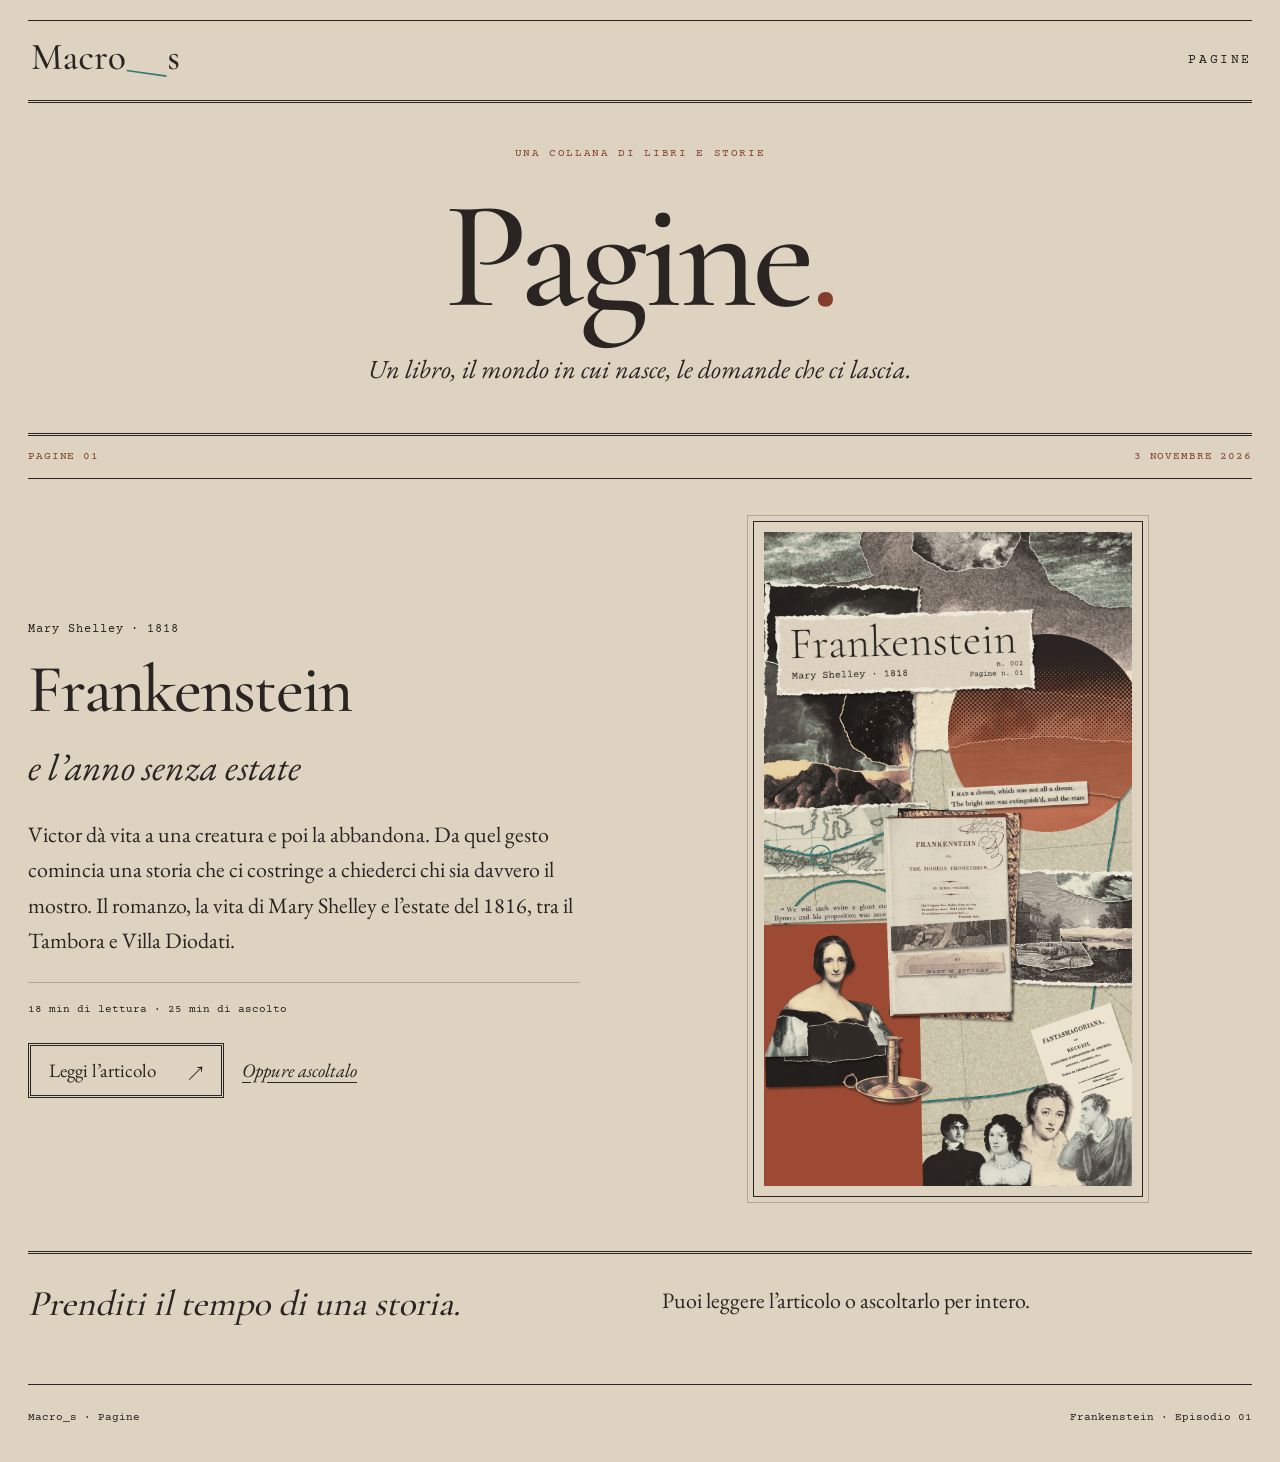
<file: index.html>
<!doctype html>
<html lang="it"><head><meta charset="utf-8"><meta name="viewport" content="width=device-width,initial-scale=1"><title>Pagine · Macro_s</title><meta name="description" content="Libri, storie e approfondimenti da leggere e ascoltare. Pagine è la collana di Macro_s: si comincia da Frankenstein di Mary Shelley."><meta name="theme-color" content="#DDD3C0"><link rel="icon" href="pagine/frankenstein/immagini/logo.svg" type="image/svg+xml"><link rel="stylesheet" href="home.css?v=1612827ba8cb"><link rel="canonical" href="https://macro-s.github.io/"><meta property="og:title" content="Pagine · Macro_s"><meta property="og:description" content="Libri e storie da leggere e ascoltare. Il primo episodio: Frankenstein e l’anno senza estate."><meta property="og:type" content="website"><meta property="og:locale" content="it_IT"><meta property="og:url" content="https://macro-s.github.io/"><meta property="og:image" content="https://macro-s.github.io/frankenstein-collage-completo.png"><link rel="stylesheet" href="retro.css?v=8ee1b57a324c"></head>
<body><a class="salta" href="#contenuto">Vai al contenuto</a><header class="testata"><a href="./" aria-label="Macro_s, pagina iniziale"><img src="pagine/frankenstein/immagini/logo.svg" width="155" height="39" alt="Macro_s"></a><span>Pagine</span></header>
<main id="contenuto"><section class="intro"><p class="etichetta">Una collana di libri e storie</p><h1>Pagine<span>.</span></h1><p>Un libro, il mondo in cui nasce, <br>le domande che ci lascia.</p></section>
<article class="episodio" aria-labelledby="titolo"><div class="dati"><span>Pagine 01</span><time datetime="2026-11-03">3 novembre 2026</time></div><div class="presentazione"><div><p class="autrice">Mary Shelley · 1818</p><h2 id="titolo"><a href="pagine/frankenstein/">Frankenstein<br><em>e l’anno senza estate</em></a></h2><p class="descrizione">Victor dà vita a una creatura e poi la abbandona. Da quel gesto comincia una storia che ci costringe a chiederci chi sia davvero il mostro. Il romanzo, la vita di Mary Shelley e l’estate del 1816, tra il Tambora e Villa Diodati.</p><p class="tempi">18 min di lettura · 25 min di ascolto</p><a class="leggi" href="pagine/frankenstein/">Leggi l’articolo <span aria-hidden="true">↗</span></a><a class="ascolta" href="pagine/frankenstein/#player">Oppure ascoltalo</a></div><a class="immagine" href="pagine/frankenstein/" aria-label="Apri l’articolo su Frankenstein"><img src="frankenstein-collage-completo.png" width="1080" height="1920" alt="Il collage completo del video breve: Frankenstein, il Tambora, il cielo del 1816, Villa Diodati e la notte di Mary Shelley." decoding="async"></a></div></article>
<section class="nota"><h2>Prenditi il tempo di una storia.</h2><p>Puoi leggere l’articolo o ascoltarlo per intero.</p></section></main><footer><span>Macro_s · Pagine</span><a href="pagine/frankenstein/">Frankenstein · Episodio 01</a></footer></body></html>
</file>
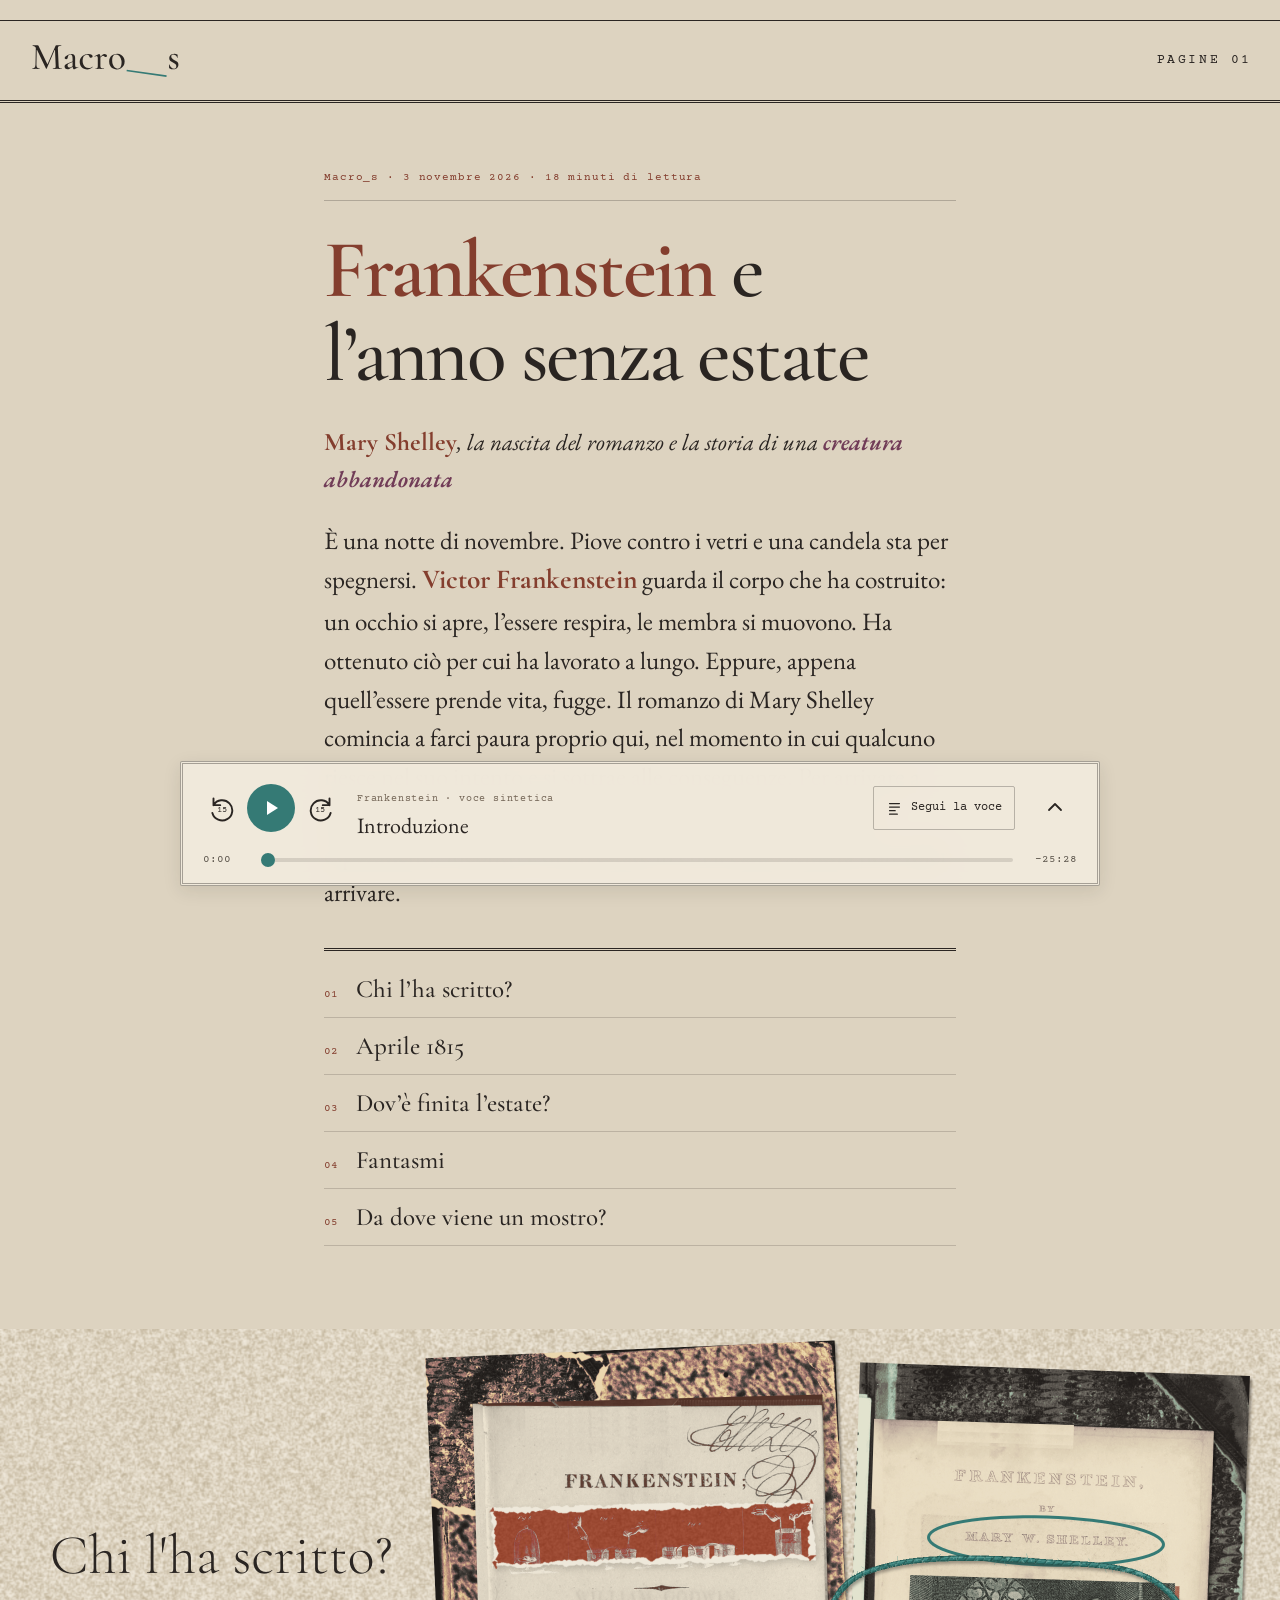
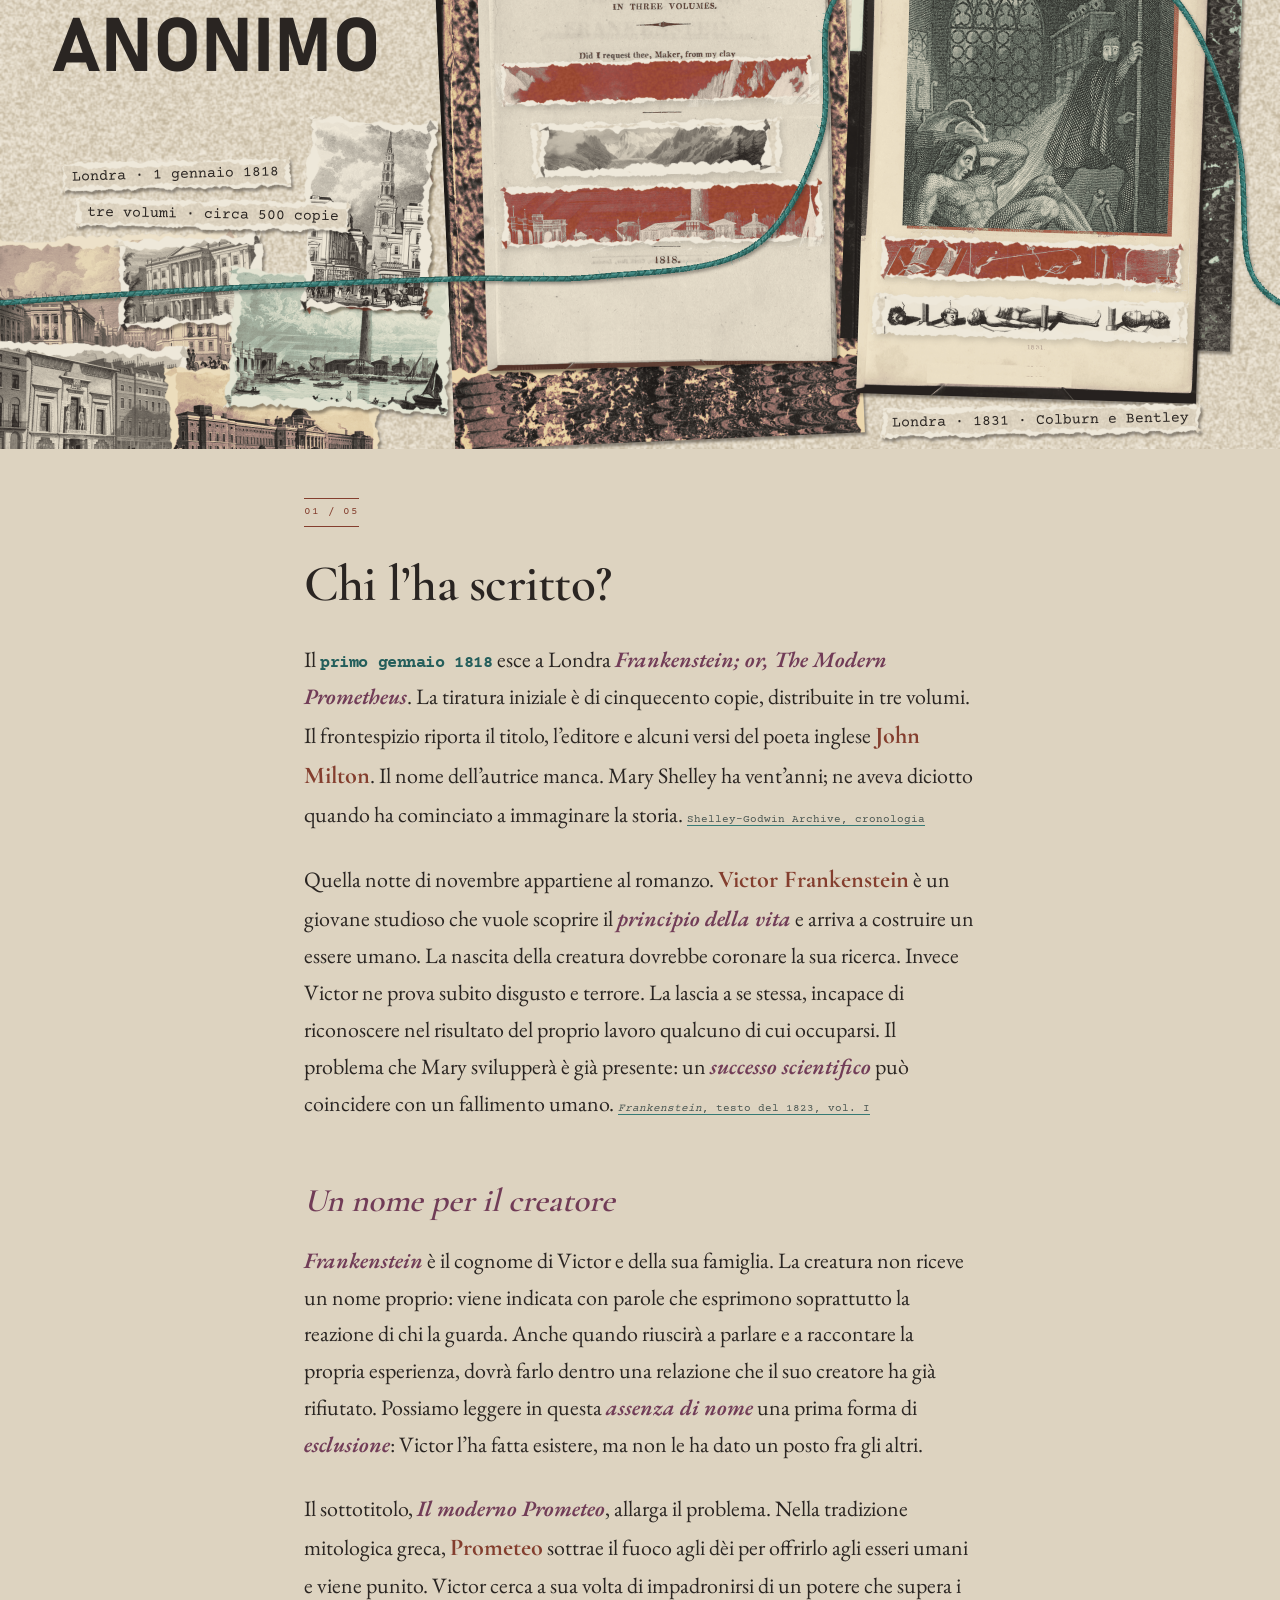
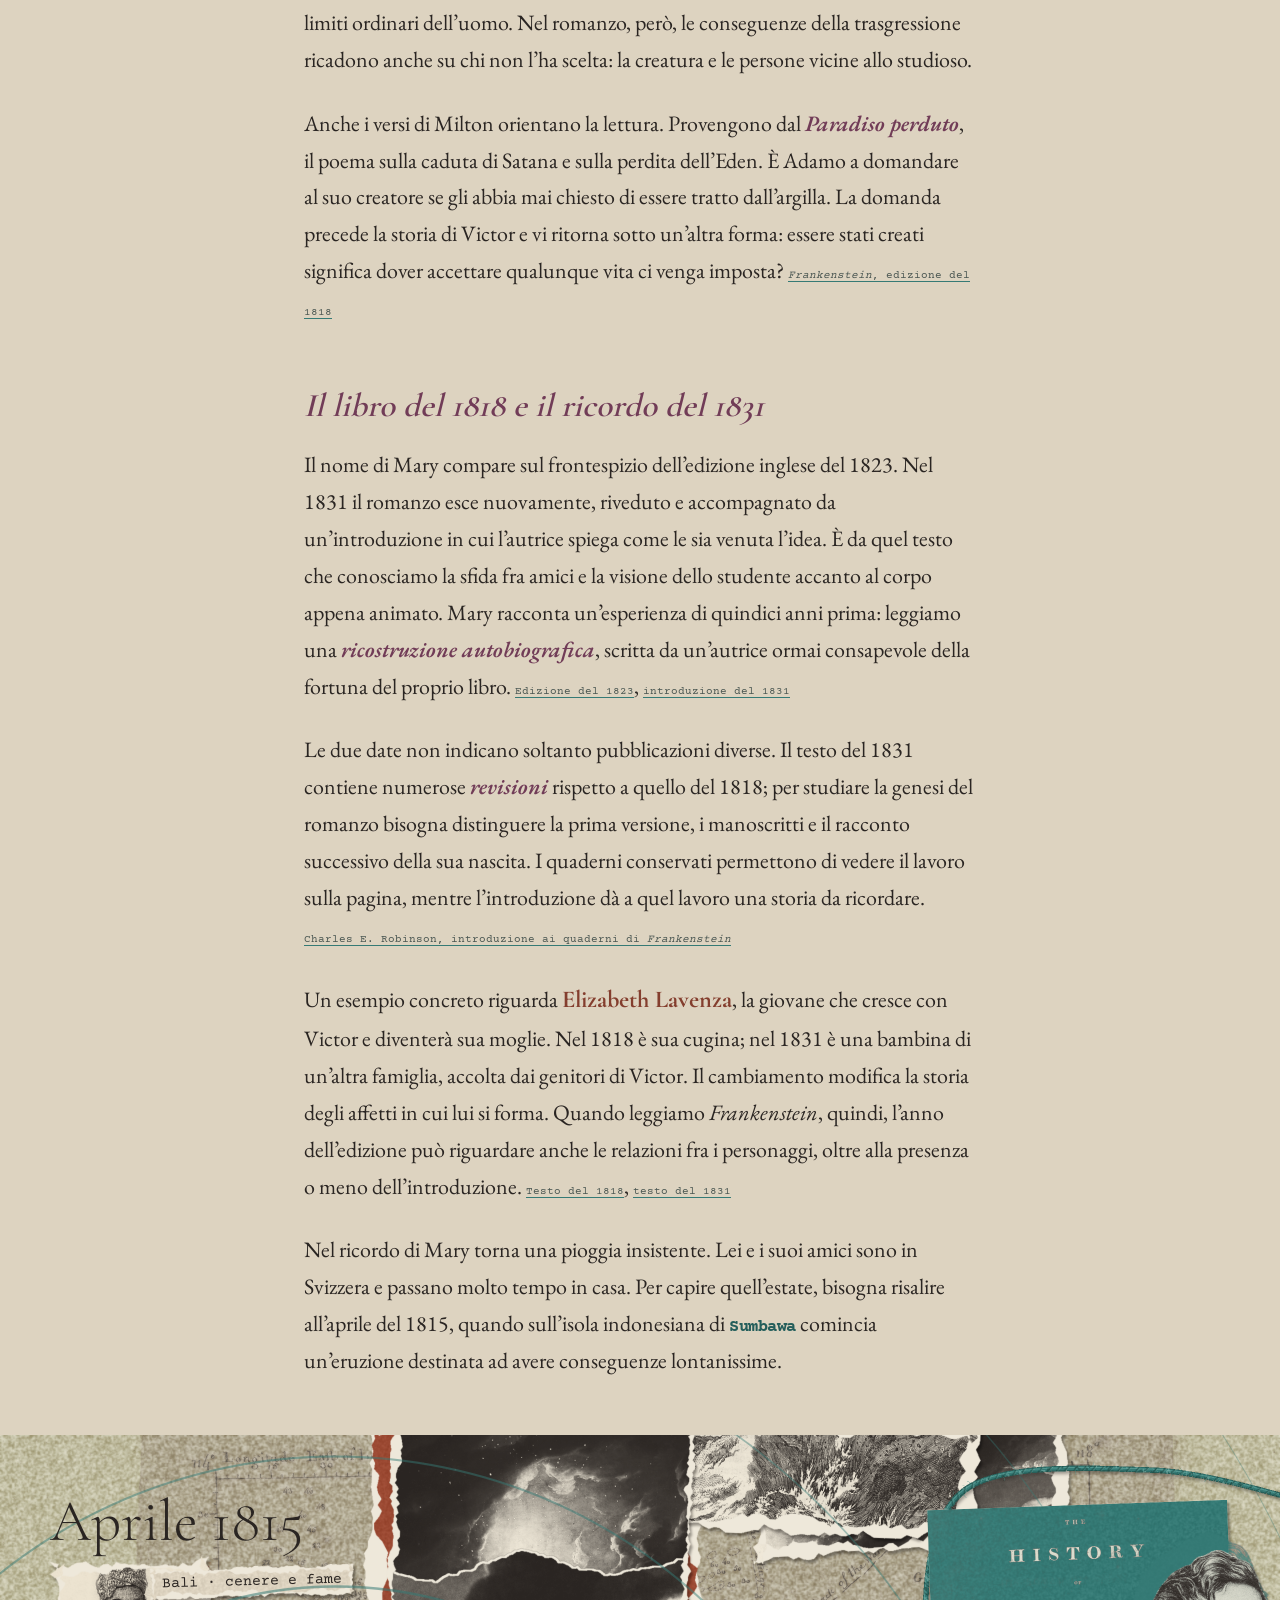
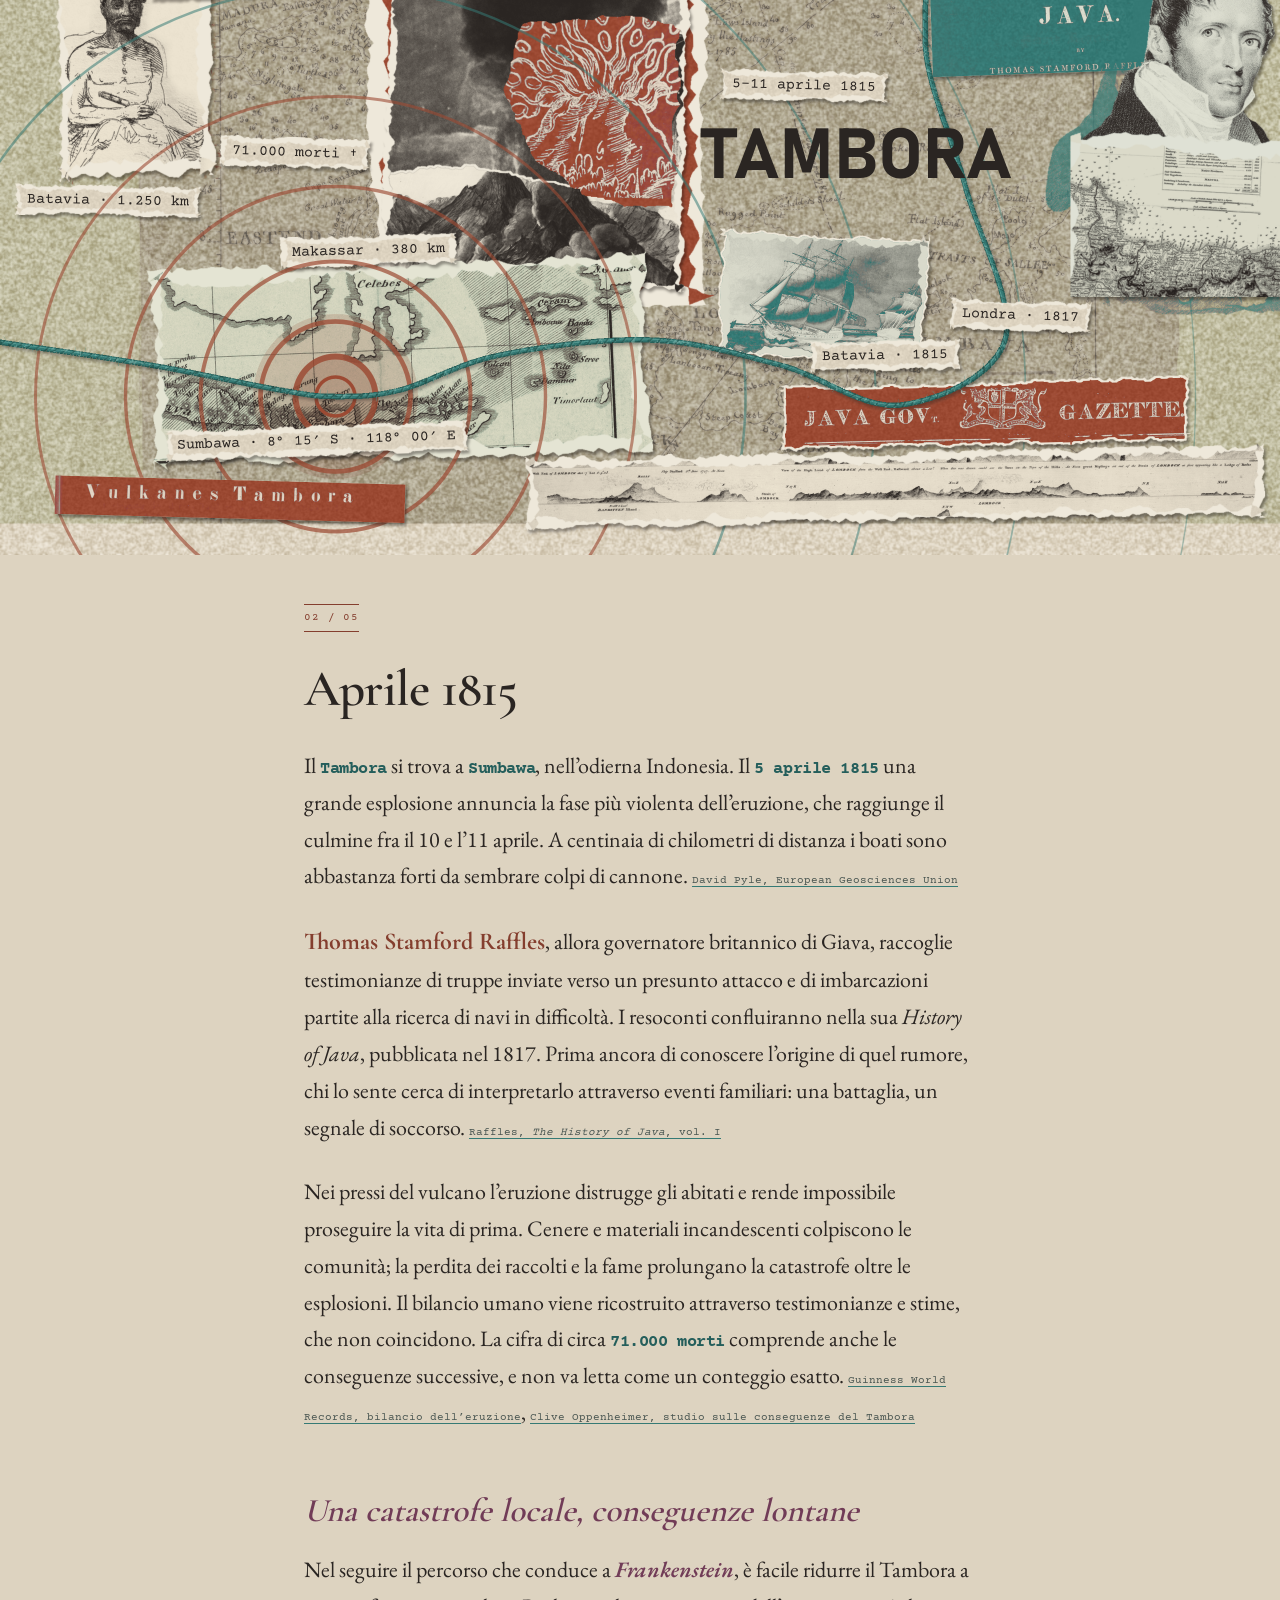
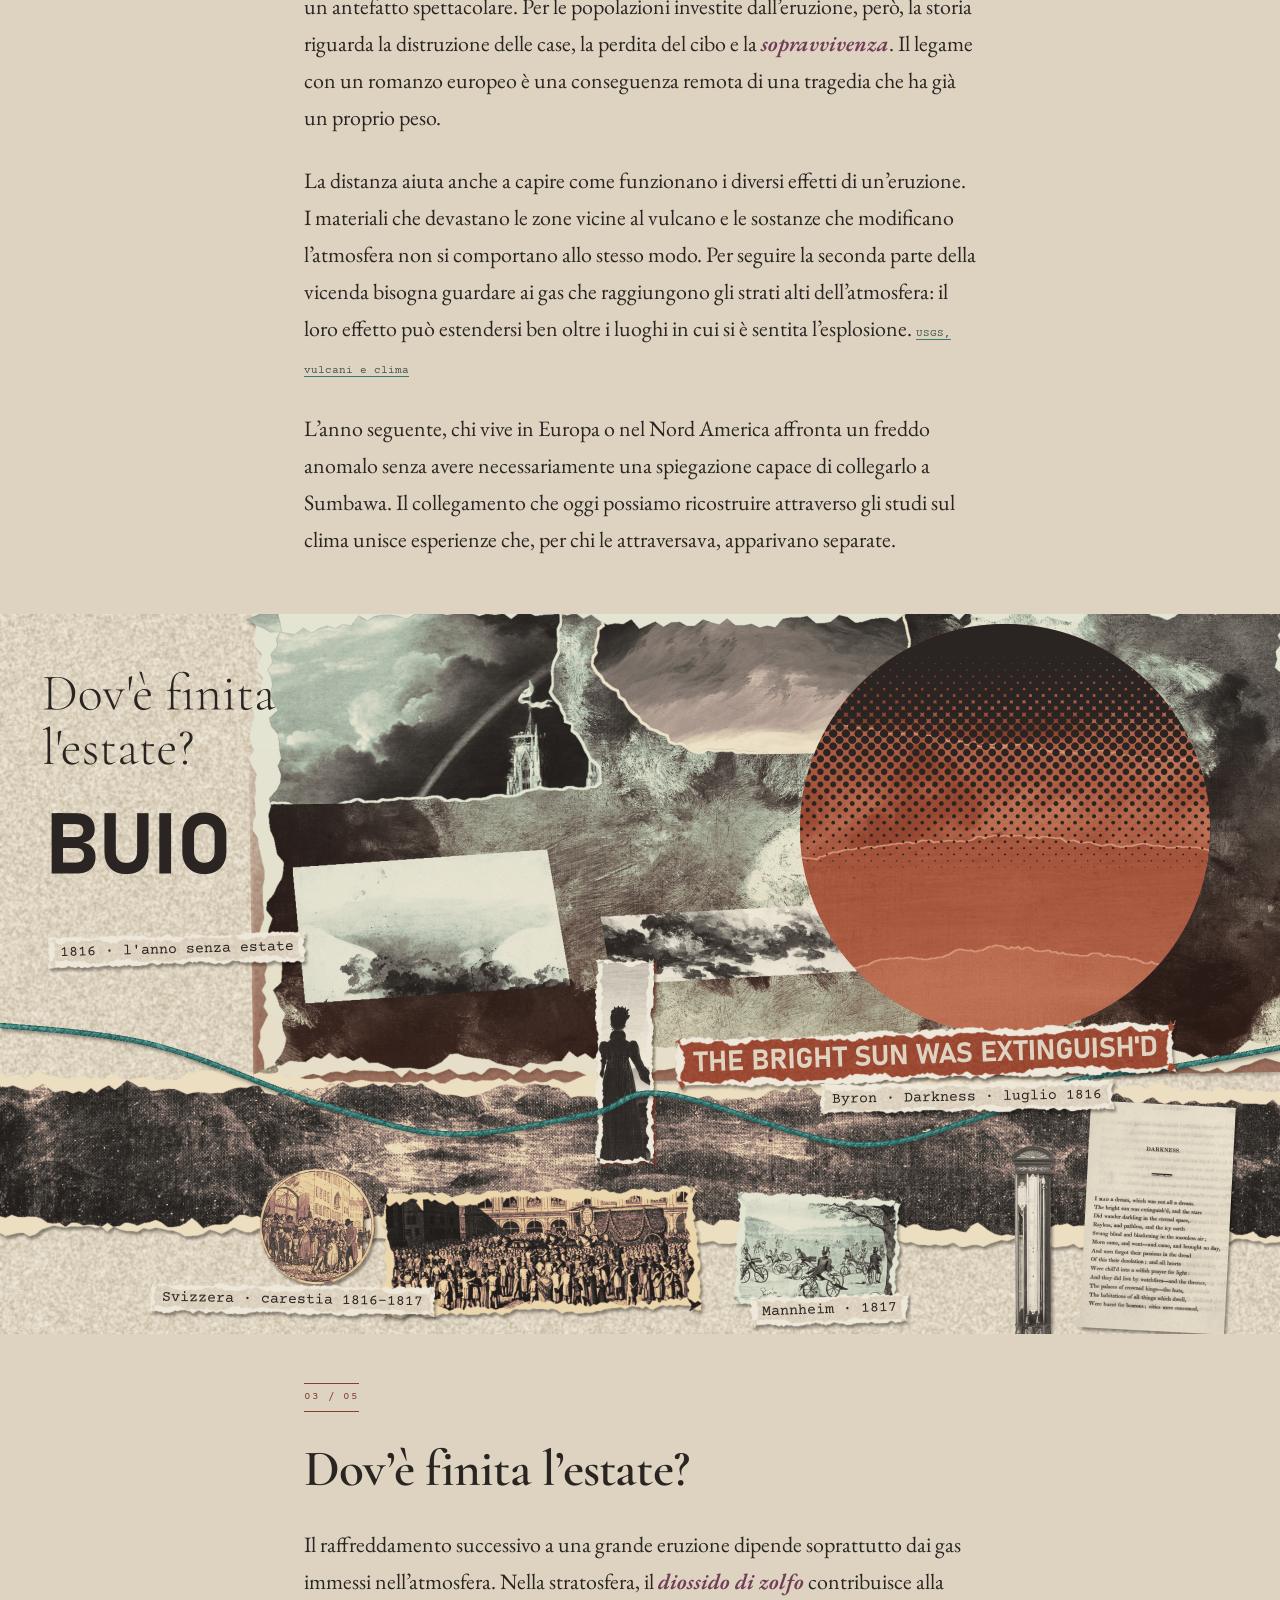
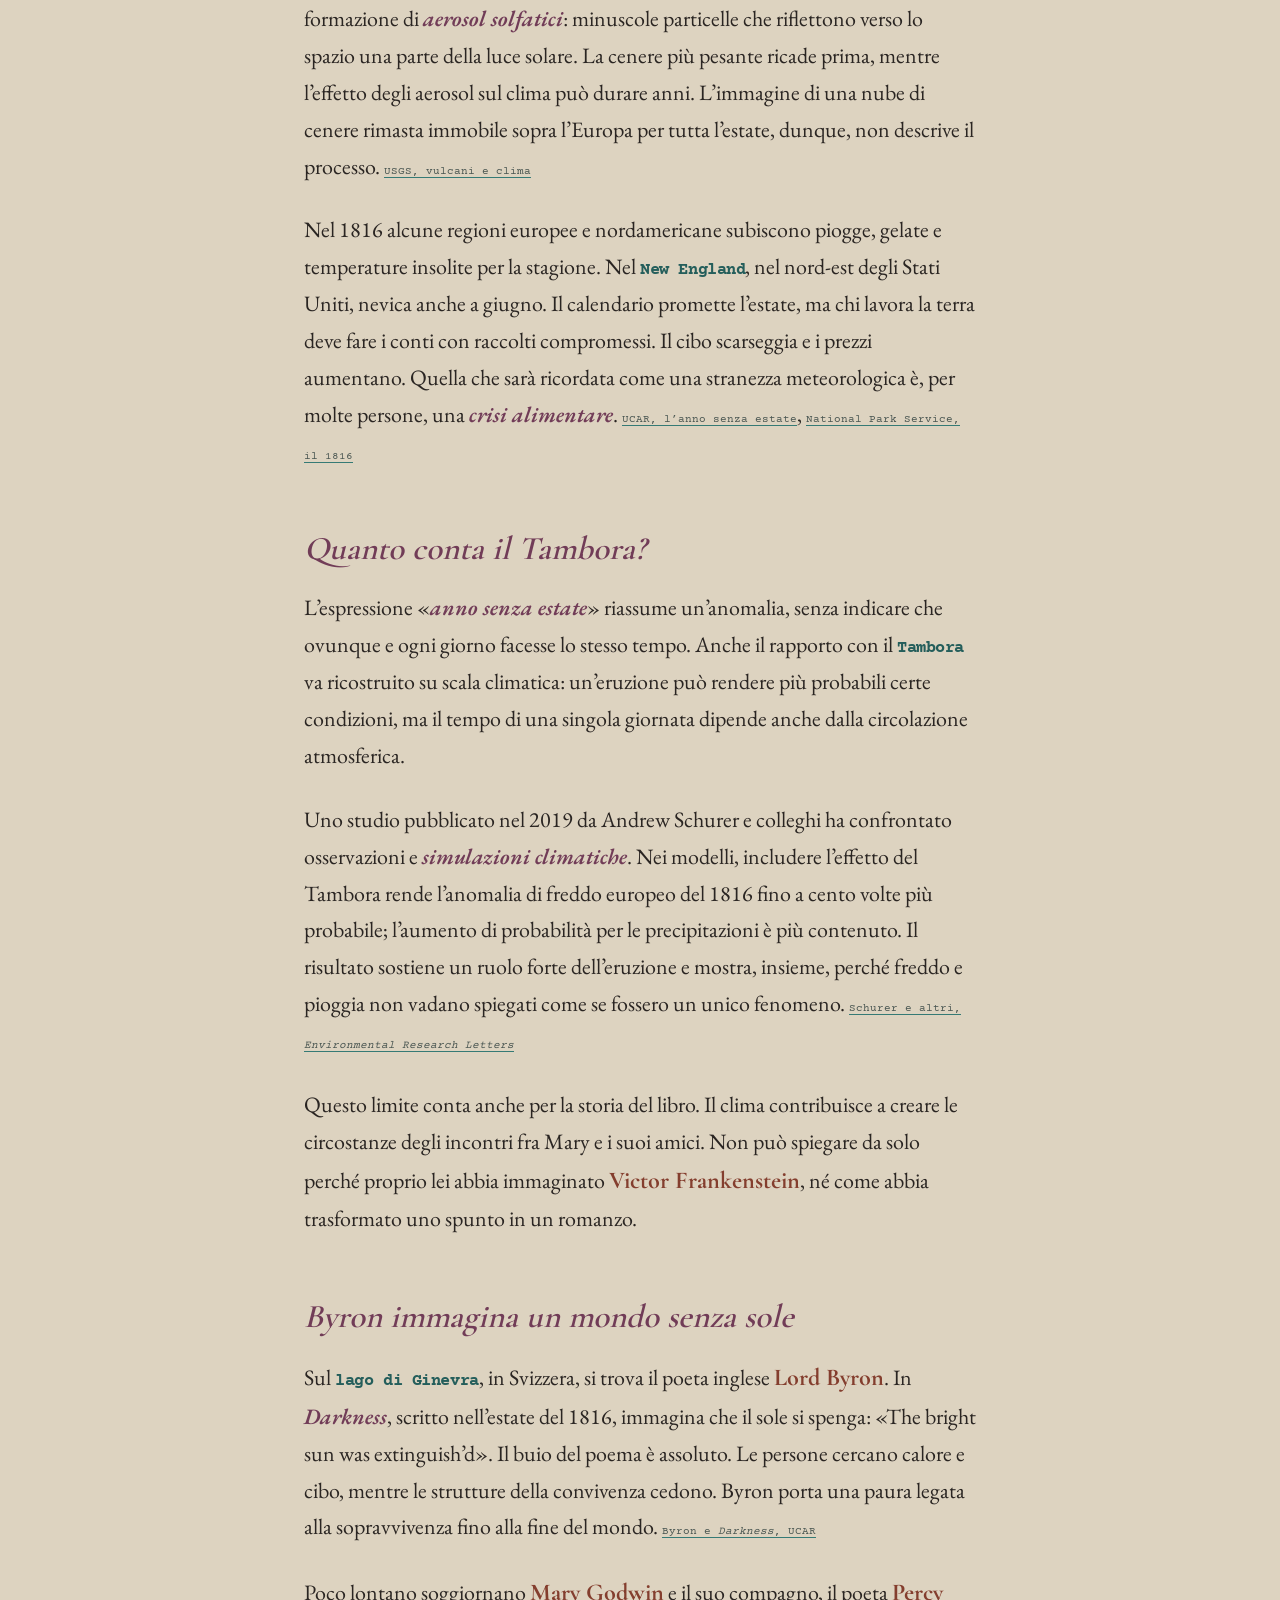
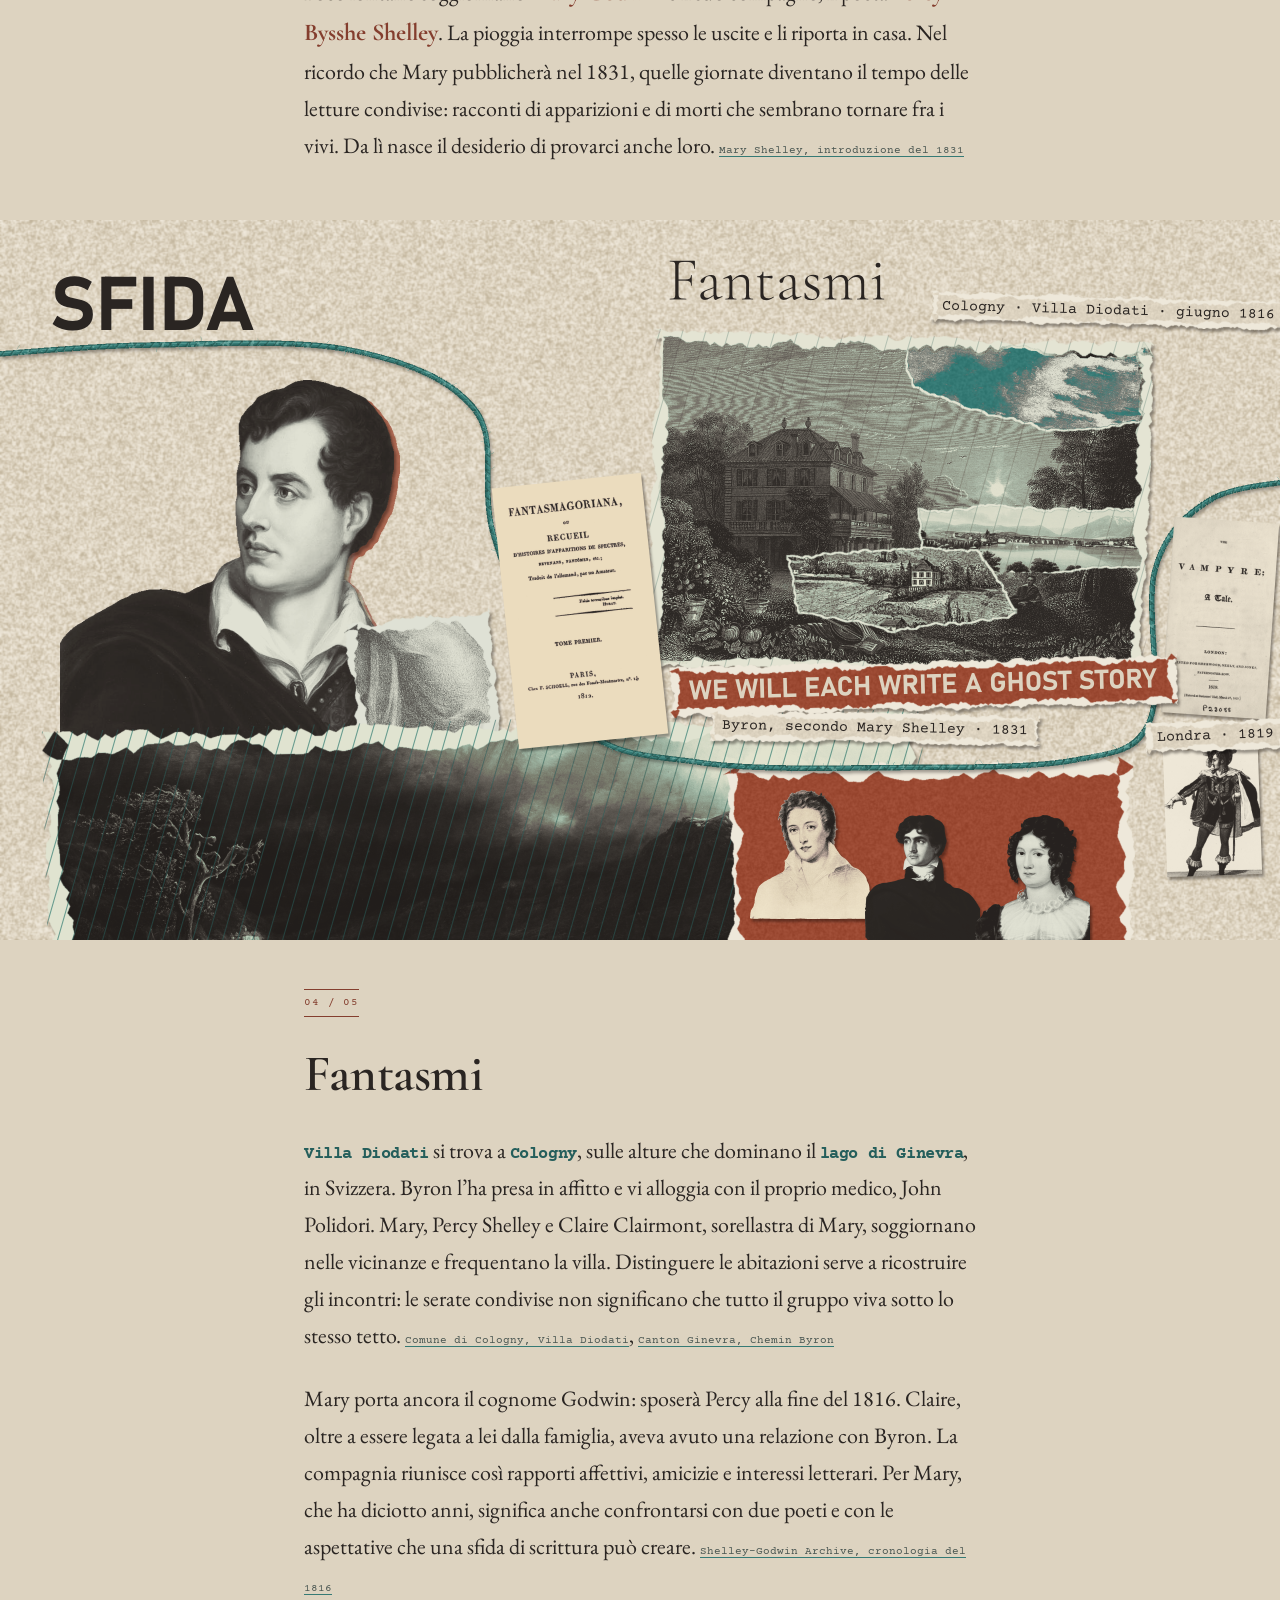
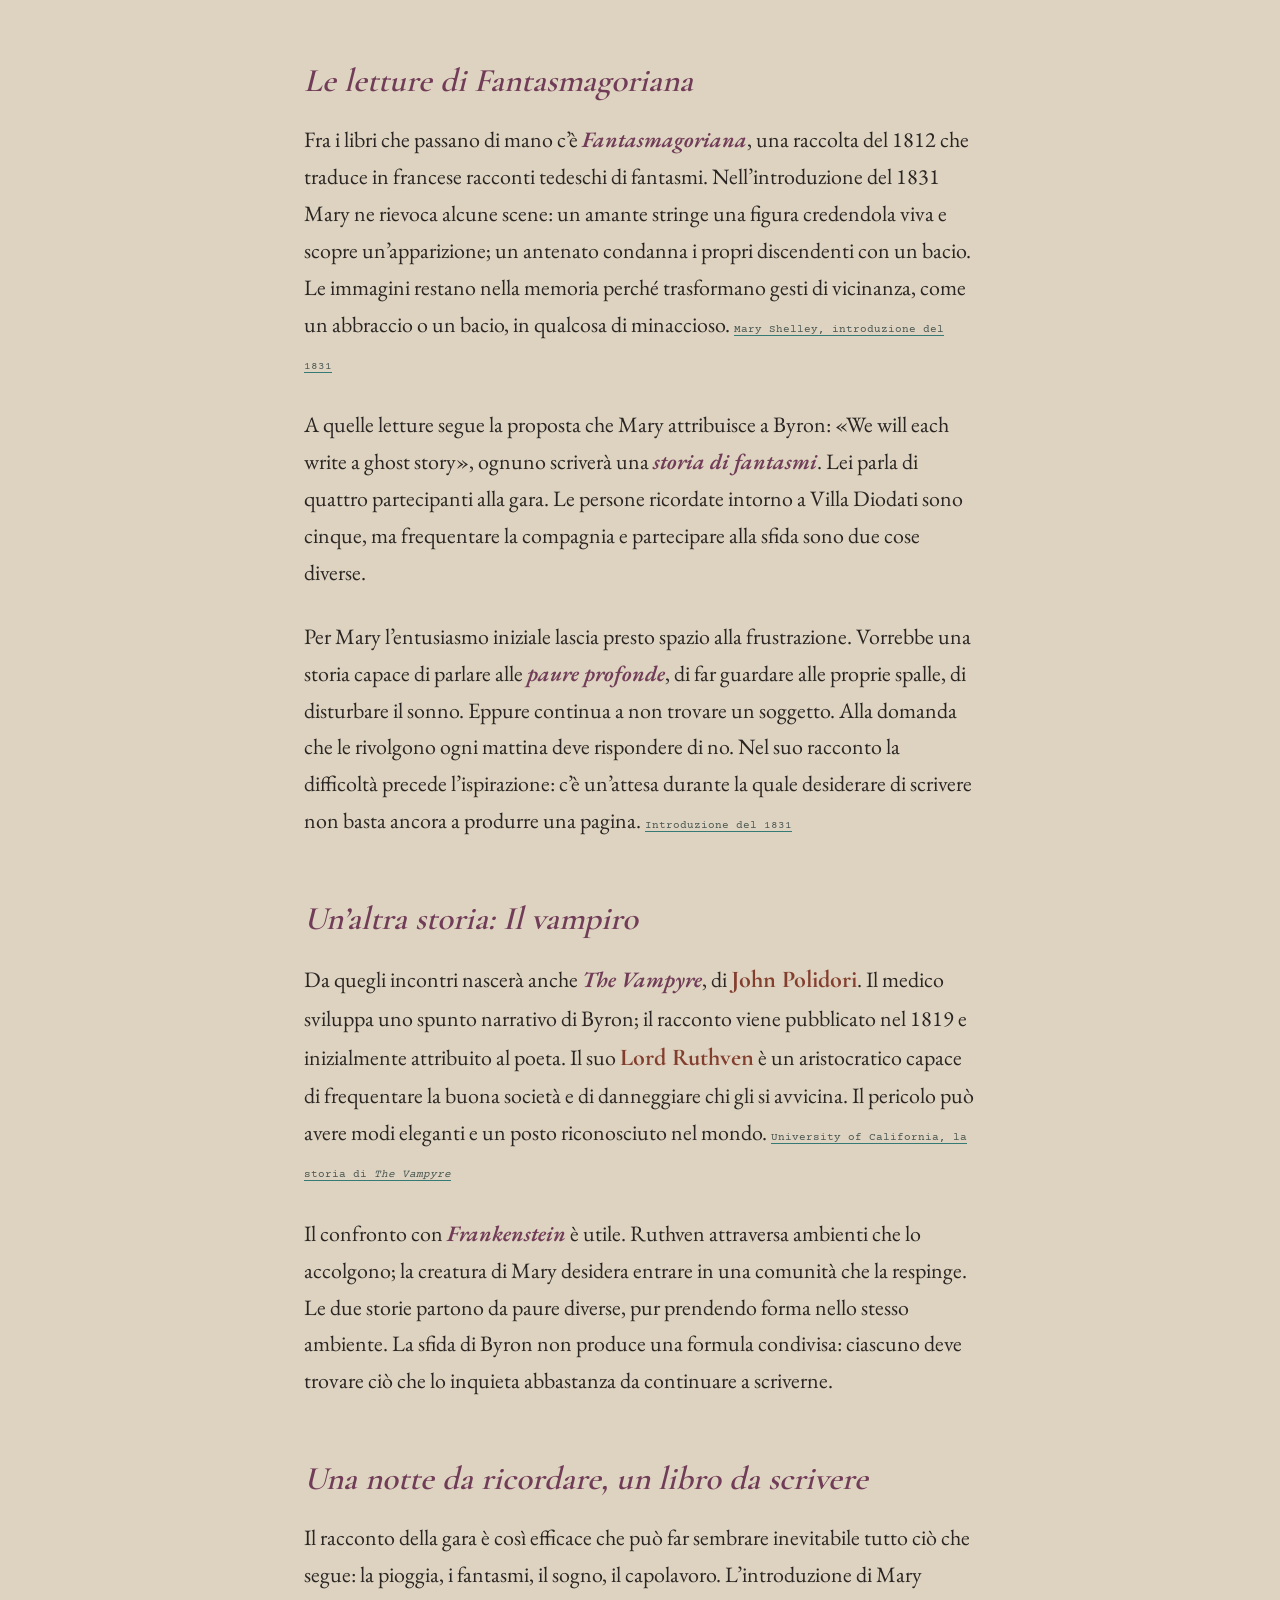
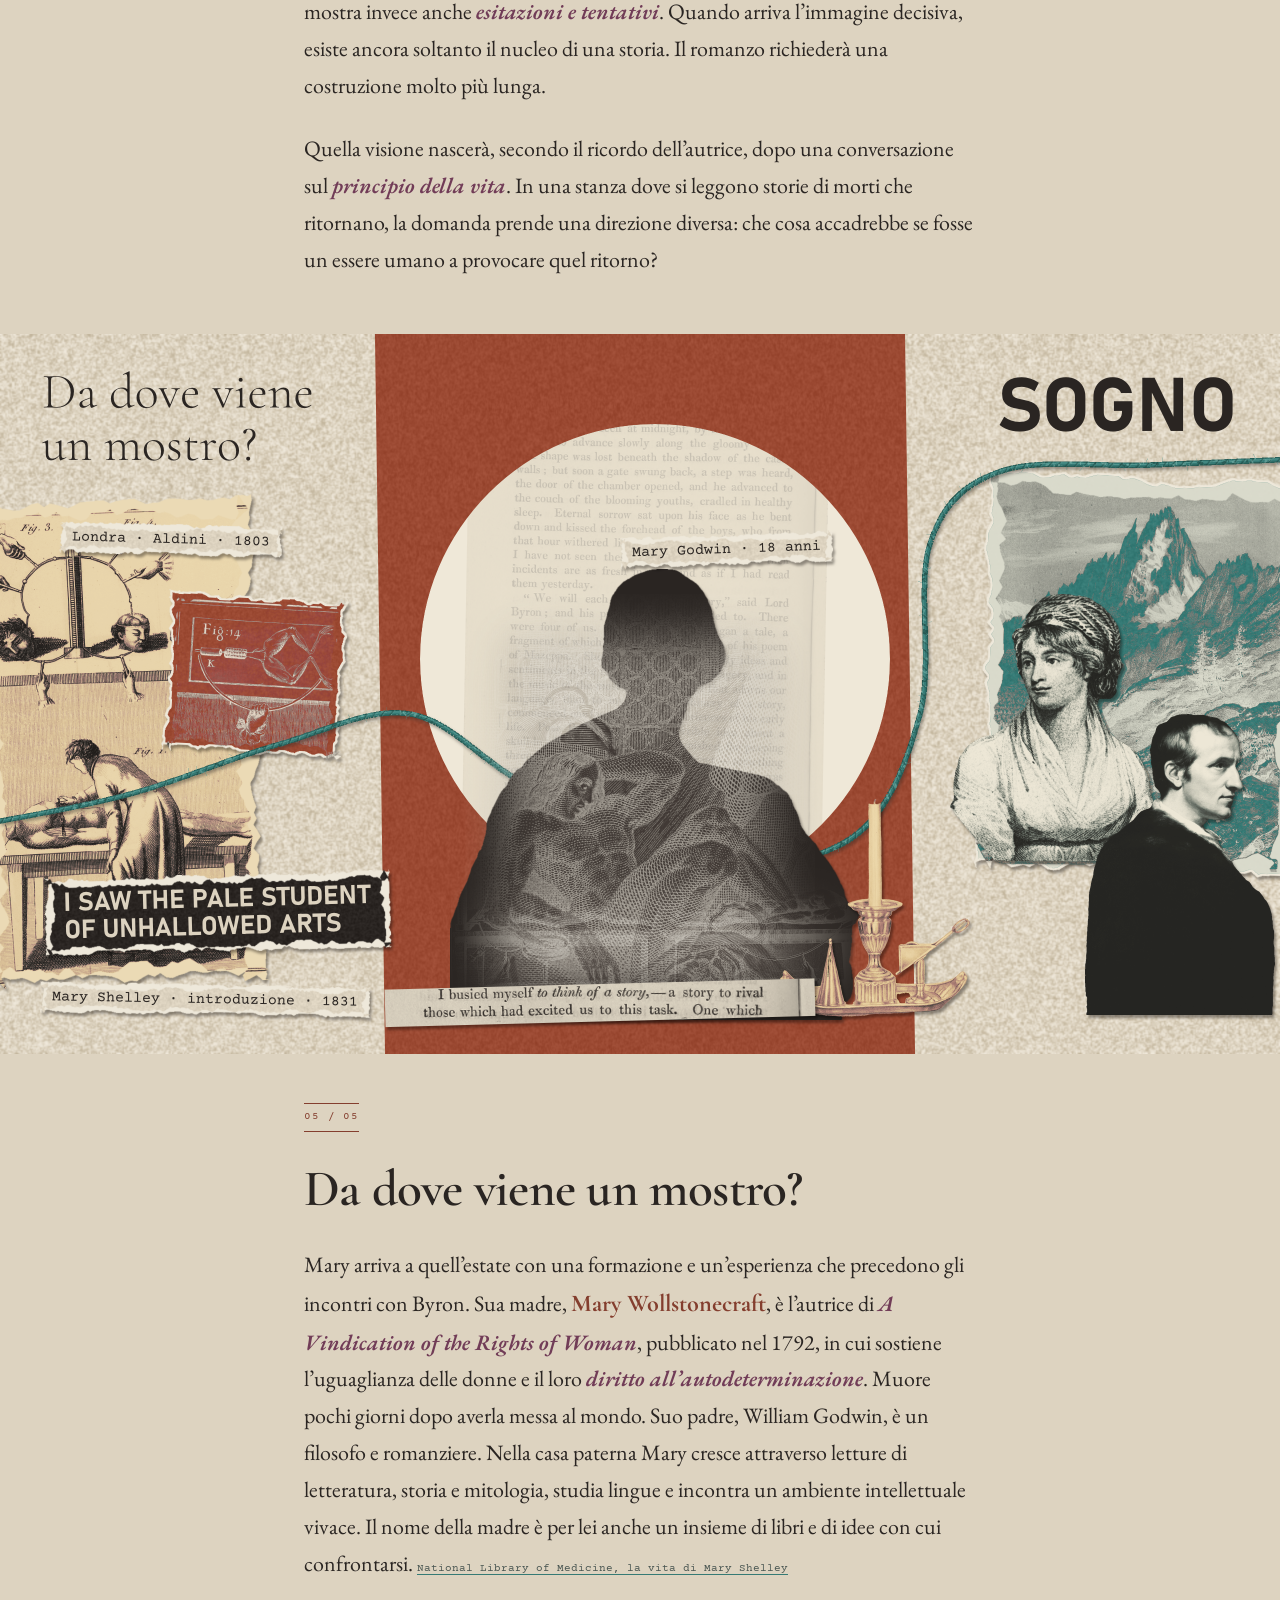
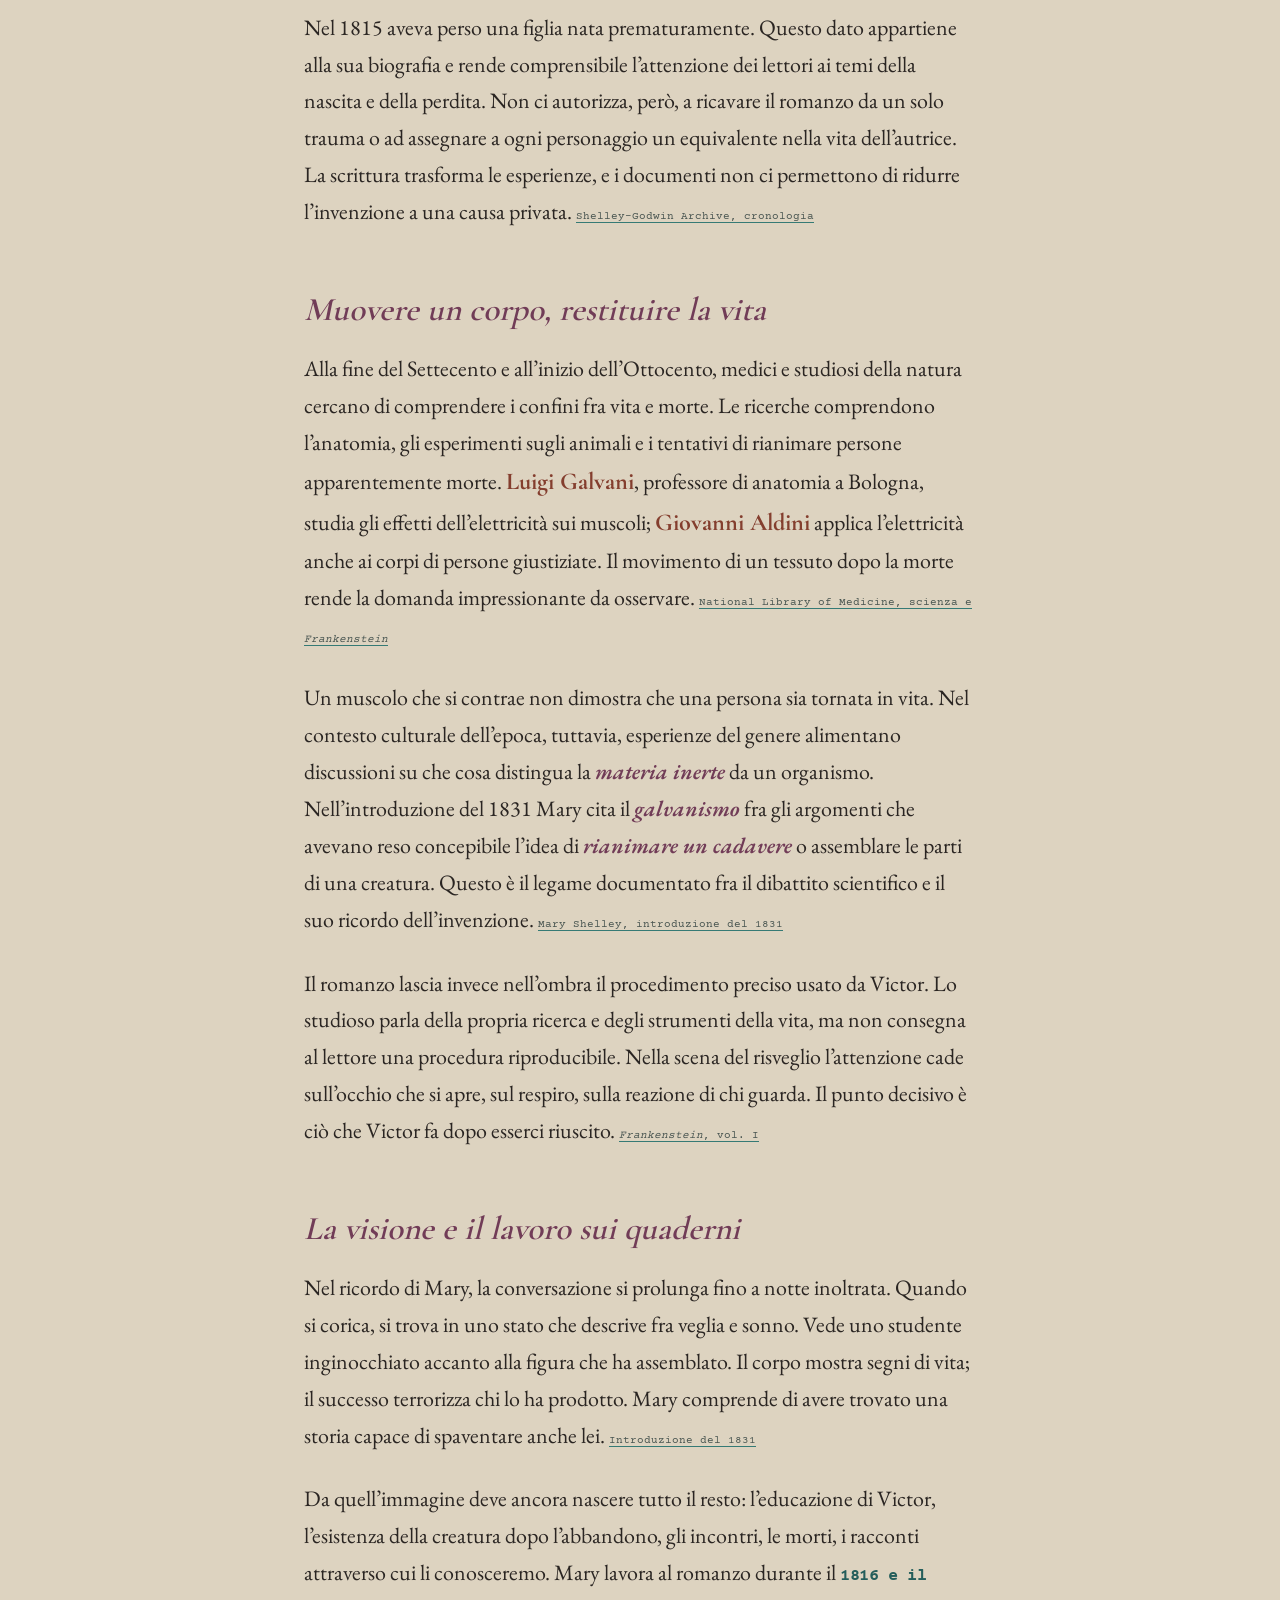
<file: pagine/frankenstein/index.html>
<!doctype html>
<html lang="it"><head><meta charset="utf-8"><meta name="viewport" content="width=device-width,initial-scale=1"><title>Frankenstein e l’anno senza estate · Macro_s</title><meta name="description" content="La nascita di Frankenstein: il Tambora, l’anno senza estate, Villa Diodati, la vita di Mary Shelley e la storia della creatura. Approfondimenti e fonti."><link rel="icon" type="image/svg+xml" href="immagini/logo.svg"><link rel="stylesheet" href="stile.css"><link rel="stylesheet" href="lettore.css"><meta name="theme-color" content="#DDD3C0"><meta property="og:type" content="article"><meta property="og:locale" content="it_IT"><meta property="og:title" content="Frankenstein e l’anno senza estate · Macro_s"><meta property="og:description" content="Mary Shelley, il Tambora, Villa Diodati e la nascita di Frankenstein. Un articolo illustrato con fonti e lettura audio integrale."><link rel="canonical" href="https://macro-s.github.io/pagine/frankenstein/"><meta property="og:url" content="https://macro-s.github.io/pagine/frankenstein/"><meta property="og:image" content="https://macro-s.github.io/pagine/frankenstein/immagini/c0-libro.webp"><meta name="author" content="Macro_s"><meta name="twitter:card" content="summary_large_image"><script type="application/ld+json">{"@context": "https://schema.org", "@type": "Article", "headline": "Frankenstein e l’anno senza estate", "inLanguage": "it", "author": {"@type": "Organization", "name": "Macro_s"}, "datePublished": "2026-11-03", "mainEntityOfPage": "https://macro-s.github.io/pagine/frankenstein/", "image": "https://macro-s.github.io/pagine/frankenstein/immagini/c0-libro.webp"}</script><link rel="stylesheet" href="../../retro.css?v=8ee1b57a324c"></head>
<body id="inizio"><a class="salta" href="#articolo">Vai all’articolo</a>
<div class="testata"><a href="../../" aria-label="Macro_s, torna alla collana Pagine"><img src="immagini/logo.svg" alt="Macro_s" width="155" height="39"></a><span>Pagine 01</span></div>
<header class="colonna apertura"><p class="numero">Macro_s · <time datetime="2026-11-03">3 novembre 2026</time> · 18 minuti di lettura</p><h1><span class="titolo-opera">Frankenstein</span> e l’anno senza estate</h1><p class="sottotitolo"><span class="chiave chiave-persone">Mary Shelley</span>, la nascita del romanzo e la storia di una <span class="chiave chiave-idee">creatura abbandonata</span></p><p class="attacco">È una notte di novembre. Piove contro i vetri e una candela sta per spegnersi. <span class="chiave chiave-persone">Victor Frankenstein</span> guarda il corpo che ha costruito: un occhio si apre, l’essere respira, le membra si muovono. Ha ottenuto ciò per cui ha lavorato a lungo. Eppure, appena quell’essere prende vita, fugge. Il romanzo di Mary Shelley comincia a farci paura proprio qui, nel momento in cui qualcuno riesce nel suo intento e si sottrae alle conseguenze. Per arrivare a quella stanza dobbiamo seguire un’altra storia, fatta di libri, esperimenti, incontri e di un’estate in cui il caldo sembra non voler arrivare.</p><nav aria-label="Capitoli"><ol><li><a href="#capitolo-0"><span>01</span>Chi l’ha scritto?</a></li><li><a href="#capitolo-1"><span>02</span>Aprile 1815</a></li><li><a href="#capitolo-2"><span>03</span>Dov’è finita l’estate?</a></li><li><a href="#capitolo-3"><span>04</span>Fantasmi</a></li><li><a href="#capitolo-4"><span>05</span>Da dove viene un mostro?</a></li></ol></nav></header>
<main id="articolo"><section id="capitolo-0" aria-labelledby="titolo-0"><figure class="quadro"><a href="immagini/c0-libro.webp" aria-label="Apri il quadro a piena risoluzione"><img src="immagini/c0-libro.webp" width="2560" height="1440" alt="Collage dei frontespizi di Frankenstein del 1818 e del 1831, con vedute di Londra e incisioni scientifiche. Testi: «Chi l’ha scritto?», «ANONIMO». Il nome Mary W. Shelley è cerchiato sul 1831." loading="lazy" decoding="async"></a></figure><div class="colonna testo"><p class="numero">01 / 05</p><h2 id="titolo-0">Chi l’ha scritto?</h2><p>Il <span class="chiave chiave-coordinate">primo gennaio 1818</span> esce a Londra <em><span class="chiave chiave-opere">Frankenstein; or, The Modern Prometheus</span></em>. La tiratura iniziale è di cinquecento copie, distribuite in tre volumi. Il frontespizio riporta il titolo, l’editore e alcuni versi del poeta inglese <span class="chiave chiave-persone">John Milton</span>. Il nome dell’autrice manca. Mary Shelley ha vent’anni; ne aveva diciotto quando ha cominciato a immaginare la storia. <a class="fonte" href="https://shelleygodwinarchive.org/contents/frankenstein/frankenstein-chronology/">Shelley-Godwin Archive, cronologia</a></p><p>Quella notte di novembre appartiene al romanzo. <span class="chiave chiave-persone">Victor Frankenstein</span> è un giovane studioso che vuole scoprire il <span class="chiave chiave-idee">principio della vita</span> e arriva a costruire un essere umano. La nascita della creatura dovrebbe coronare la sua ricerca. Invece Victor ne prova subito disgusto e terrore. La lascia a se stessa, incapace di riconoscere nel risultato del proprio lavoro qualcuno di cui occuparsi. Il problema che Mary svilupperà è già presente: un <span class="chiave chiave-idee">successo scientifico</span> può coincidere con un fallimento umano. <a class="fonte" href="https://frankensteinvariorum.github.io/fv-collation/Frankenstein_1823.html"><em>Frankenstein</em>, testo del 1823, vol. I</a></p><h3 id="capitolo-0-approfondimento-1">Un nome per il creatore</h3><p><span class="chiave chiave-opere">Frankenstein</span> è il cognome di Victor e della sua famiglia. La creatura non riceve un nome proprio: viene indicata con parole che esprimono soprattutto la reazione di chi la guarda. Anche quando riuscirà a parlare e a raccontare la propria esperienza, dovrà farlo dentro una relazione che il suo creatore ha già rifiutato. Possiamo leggere in questa <span class="chiave chiave-idee">assenza di nome</span> una prima forma di <span class="chiave chiave-idee">esclusione</span>: Victor l’ha fatta esistere, ma non le ha dato un posto fra gli altri.</p><p>Il sottotitolo, <em><span class="chiave chiave-opere">Il moderno Prometeo</span></em>, allarga il problema. Nella tradizione mitologica greca, <span class="chiave chiave-persone">Prometeo</span> sottrae il fuoco agli dèi per offrirlo agli esseri umani e viene punito. Victor cerca a sua volta di impadronirsi di un potere che supera i limiti ordinari dell’uomo. Nel romanzo, però, le conseguenze della trasgressione ricadono anche su chi non l’ha scelta: la creatura e le persone vicine allo studioso.</p><p>Anche i versi di Milton orientano la lettura. Provengono dal <em><span class="chiave chiave-opere">Paradiso perduto</span></em>, il poema sulla caduta di Satana e sulla perdita dell’Eden. È Adamo a domandare al suo creatore se gli abbia mai chiesto di essere tratto dall’argilla. La domanda precede la storia di Victor e vi ritorna sotto un’altra forma: essere stati creati significa dover accettare qualunque vita ci venga imposta? <a class="fonte" href="https://www.gutenberg.org/files/41445/41445-h/41445-h.htm"><em>Frankenstein</em>, edizione del 1818</a></p><h3 id="capitolo-0-approfondimento-2">Il libro del 1818 e il ricordo del 1831</h3><p>Il nome di Mary compare sul frontespizio dell’edizione inglese del 1823. Nel 1831 il romanzo esce nuovamente, riveduto e accompagnato da un’introduzione in cui l’autrice spiega come le sia venuta l’idea. È da quel testo che conosciamo la sfida fra amici e la visione dello studente accanto al corpo appena animato. Mary racconta un’esperienza di quindici anni prima: leggiamo una <span class="chiave chiave-idee">ricostruzione autobiografica</span>, scritta da un’autrice ormai consapevole della fortuna del proprio libro. <a class="fonte" href="https://frankensteinvariorum.github.io/fv-collation/Frankenstein_1823.html">Edizione del 1823</a>, <a class="fonte" href="https://www.gutenberg.org/files/42324/42324-h/42324-h.htm">introduzione del 1831</a></p><p>Le due date non indicano soltanto pubblicazioni diverse. Il testo del 1831 contiene numerose <span class="chiave chiave-idee">revisioni</span> rispetto a quello del 1818; per studiare la genesi del romanzo bisogna distinguere la prima versione, i manoscritti e il racconto successivo della sua nascita. I quaderni conservati permettono di vedere il lavoro sulla pagina, mentre l’introduzione dà a quel lavoro una storia da ricordare. <a class="fonte" href="https://shelleygodwinarchive.org/contents/frankenstein/the-frankenstein-notebooks-introduction/">Charles E. Robinson, introduzione ai quaderni di <em>Frankenstein</em></a></p><p>Un esempio concreto riguarda <span class="chiave chiave-persone">Elizabeth Lavenza</span>, la giovane che cresce con Victor e diventerà sua moglie. Nel 1818 è sua cugina; nel 1831 è una bambina di un’altra famiglia, accolta dai genitori di Victor. Il cambiamento modifica la storia degli affetti in cui lui si forma. Quando leggiamo <em>Frankenstein</em>, quindi, l’anno dell’edizione può riguardare anche le relazioni fra i personaggi, oltre alla presenza o meno dell’introduzione. <a class="fonte" href="https://www.gutenberg.org/files/41445/41445-h/41445-h.htm">Testo del 1818</a>, <a class="fonte" href="https://www.gutenberg.org/files/42324/42324-h/42324-h.htm">testo del 1831</a></p><p>Nel ricordo di Mary torna una pioggia insistente. Lei e i suoi amici sono in Svizzera e passano molto tempo in casa. Per capire quell’estate, bisogna risalire all’aprile del 1815, quando sull’isola indonesiana di <span class="chiave chiave-coordinate">Sumbawa</span> comincia un’eruzione destinata ad avere conseguenze lontanissime.</p></div></section><section id="capitolo-1" aria-labelledby="titolo-1"><figure class="quadro"><a href="immagini/c1-vulcano.webp" aria-label="Apri il quadro a piena risoluzione"><img src="immagini/c1-vulcano.webp" width="2560" height="1440" alt="Mappa di Sumbawa attraversata da cerchi concentrici, nube composta da incisioni di eruzioni, Raffles e un raja di Bali. Testi: «Aprile 1815», «TAMBORA», «5–11 aprile 1815», «71.000 morti †»." loading="lazy" decoding="async"></a></figure><div class="colonna testo"><p class="numero">02 / 05</p><h2 id="titolo-1">Aprile 1815</h2><p>Il <span class="chiave chiave-coordinate">Tambora</span> si trova a <span class="chiave chiave-coordinate">Sumbawa</span>, nell’odierna Indonesia. Il <span class="chiave chiave-coordinate">5 aprile 1815</span> una grande esplosione annuncia la fase più violenta dell’eruzione, che raggiunge il culmine fra il 10 e l’11 aprile. A centinaia di chilometri di distanza i boati sono abbastanza forti da sembrare colpi di cannone. <a class="fonte" href="https://blogs.egu.eu/network/volcanicdegassing/2015/04/03/the-great-eruption-of-tambora-april-1815/">David Pyle, European Geosciences Union</a></p><p><span class="chiave chiave-persone">Thomas Stamford Raffles</span>, allora governatore britannico di Giava, raccoglie testimonianze di truppe inviate verso un presunto attacco e di imbarcazioni partite alla ricerca di navi in difficoltà. I resoconti confluiranno nella sua <em>History of Java</em>, pubblicata nel 1817. Prima ancora di conoscere l’origine di quel rumore, chi lo sente cerca di interpretarlo attraverso eventi familiari: una battaglia, un segnale di soccorso. <a class="fonte" href="https://opac.uma.ac.id/repository/thomas-s-raffles-the-history-of-java-vol-01.pdf">Raffles, <em>The History of Java</em>, vol. I</a></p><p>Nei pressi del vulcano l’eruzione distrugge gli abitati e rende impossibile proseguire la vita di prima. Cenere e materiali incandescenti colpiscono le comunità; la perdita dei raccolti e la fame prolungano la catastrofe oltre le esplosioni. Il bilancio umano viene ricostruito attraverso testimonianze e stime, che non coincidono. La cifra di circa <span class="chiave chiave-coordinate">71.000 morti</span> comprende anche le conseguenze successive, e non va letta come un conteggio esatto. <a class="fonte" href="https://www.guinnessworldrecords.com/world-records/highest-death-toll-from-a-volcanic-eruption">Guinness World Records, bilancio dell’eruzione</a>, <a class="fonte" href="https://journals.sagepub.com/doi/10.1191/0309133303pp379ra">Clive Oppenheimer, studio sulle conseguenze del Tambora</a></p><h3 id="capitolo-1-approfondimento-1">Una catastrofe locale, conseguenze lontane</h3><p>Nel seguire il percorso che conduce a <em><span class="chiave chiave-opere">Frankenstein</span></em>, è facile ridurre il Tambora a un antefatto spettacolare. Per le popolazioni investite dall’eruzione, però, la storia riguarda la distruzione delle case, la perdita del cibo e la <span class="chiave chiave-idee">sopravvivenza</span>. Il legame con un romanzo europeo è una conseguenza remota di una tragedia che ha già un proprio peso.</p><p>La distanza aiuta anche a capire come funzionano i diversi effetti di un’eruzione. I materiali che devastano le zone vicine al vulcano e le sostanze che modificano l’atmosfera non si comportano allo stesso modo. Per seguire la seconda parte della vicenda bisogna guardare ai gas che raggiungono gli strati alti dell’atmosfera: il loro effetto può estendersi ben oltre i luoghi in cui si è sentita l’esplosione. <a class="fonte" href="https://www.usgs.gov/programs/VHP/volcanoes-can-affect-climate">USGS, vulcani e clima</a></p><p>L’anno seguente, chi vive in Europa o nel Nord America affronta un freddo anomalo senza avere necessariamente una spiegazione capace di collegarlo a Sumbawa. Il collegamento che oggi possiamo ricostruire attraverso gli studi sul clima unisce esperienze che, per chi le attraversava, apparivano separate.</p></div></section><section id="capitolo-2" aria-labelledby="titolo-2"><figure class="quadro"><a href="immagini/c2-anno-senza-estate.webp" aria-label="Apri il quadro a piena risoluzione"><img src="immagini/c2-anno-senza-estate.webp" width="2560" height="1440" alt="Cieli dipinti, una figura di spalle davanti a un sole oscurato, medaglia della carestia, carro del raccolto, draisina e barometro. Testi: «Dov’è finita l’estate?», «BUIO», «THE BRIGHT SUN WAS EXTINGUISH’D», Byron, Darkness, luglio 1816." loading="lazy" decoding="async"></a></figure><div class="colonna testo"><p class="numero">03 / 05</p><h2 id="titolo-2">Dov’è finita l’estate?</h2><p>Il raffreddamento successivo a una grande eruzione dipende soprattutto dai gas immessi nell’atmosfera. Nella stratosfera, il <span class="chiave chiave-idee">diossido di zolfo</span> contribuisce alla formazione di <span class="chiave chiave-idee">aerosol solfatici</span>: minuscole particelle che riflettono verso lo spazio una parte della luce solare. La cenere più pesante ricade prima, mentre l’effetto degli aerosol sul clima può durare anni. L’immagine di una nube di cenere rimasta immobile sopra l’Europa per tutta l’estate, dunque, non descrive il processo. <a class="fonte" href="https://www.usgs.gov/programs/VHP/volcanoes-can-affect-climate">USGS, vulcani e clima</a></p><p>Nel 1816 alcune regioni europee e nordamericane subiscono piogge, gelate e temperature insolite per la stagione. Nel <span class="chiave chiave-coordinate">New England</span>, nel nord-est degli Stati Uniti, nevica anche a giugno. Il calendario promette l’estate, ma chi lavora la terra deve fare i conti con raccolti compromessi. Il cibo scarseggia e i prezzi aumentano. Quella che sarà ricordata come una stranezza meteorologica è, per molte persone, una <span class="chiave chiave-idee">crisi alimentare</span>. <a class="fonte" href="https://scied.ucar.edu/learning-zone/how-climate-works/mount-tambora-and-year-without-summer">UCAR, l’anno senza estate</a>, <a class="fonte" href="https://home.nps.gov/articles/000/1816-the-year-without-summer.htm">National Park Service, il 1816</a></p><h3 id="capitolo-2-approfondimento-1">Quanto conta il Tambora?</h3><p>L’espressione «<span class="chiave chiave-idee">anno senza estate</span>» riassume un’anomalia, senza indicare che ovunque e ogni giorno facesse lo stesso tempo. Anche il rapporto con il <span class="chiave chiave-coordinate">Tambora</span> va ricostruito su scala climatica: un’eruzione può rendere più probabili certe condizioni, ma il tempo di una singola giornata dipende anche dalla circolazione atmosferica.</p><p>Uno studio pubblicato nel 2019 da Andrew Schurer e colleghi ha confrontato osservazioni e <span class="chiave chiave-idee">simulazioni climatiche</span>. Nei modelli, includere l’effetto del Tambora rende l’anomalia di freddo europeo del 1816 fino a cento volte più probabile; l’aumento di probabilità per le precipitazioni è più contenuto. Il risultato sostiene un ruolo forte dell’eruzione e mostra, insieme, perché freddo e pioggia non vadano spiegati come se fossero un unico fenomeno. <a class="fonte" href="https://www.research.ed.ac.uk/en/publications/disentangling-the-causes-of-the-1816-european-year-without-a-summ/">Schurer e altri, <em>Environmental Research Letters</em></a></p><p>Questo limite conta anche per la storia del libro. Il clima contribuisce a creare le circostanze degli incontri fra Mary e i suoi amici. Non può spiegare da solo perché proprio lei abbia immaginato <span class="chiave chiave-persone">Victor Frankenstein</span>, né come abbia trasformato uno spunto in un romanzo.</p><h3 id="capitolo-2-approfondimento-2">Byron immagina un mondo senza sole</h3><p>Sul <span class="chiave chiave-coordinate">lago di Ginevra</span>, in Svizzera, si trova il poeta inglese <span class="chiave chiave-persone">Lord Byron</span>. In <em><span class="chiave chiave-opere">Darkness</span></em>, scritto nell’estate del 1816, immagina che il sole si spenga: «The bright sun was extinguish’d». Il buio del poema è assoluto. Le persone cercano calore e cibo, mentre le strutture della convivenza cedono. Byron porta una paura legata alla sopravvivenza fino alla fine del mondo. <a class="fonte" href="https://scied.ucar.edu/learning-zone/how-climate-works/mount-tambora-and-year-without-summer">Byron e <em>Darkness</em>, UCAR</a></p><p>Poco lontano soggiornano <span class="chiave chiave-persone">Mary Godwin</span> e il suo compagno, il poeta <span class="chiave chiave-persone">Percy Bysshe Shelley</span>. La pioggia interrompe spesso le uscite e li riporta in casa. Nel ricordo che Mary pubblicherà nel 1831, quelle giornate diventano il tempo delle letture condivise: racconti di apparizioni e di morti che sembrano tornare fra i vivi. Da lì nasce il desiderio di provarci anche loro. <a class="fonte" href="https://www.gutenberg.org/files/42324/42324-h/42324-h.htm">Mary Shelley, introduzione del 1831</a></p></div></section><section id="capitolo-3" aria-labelledby="titolo-3"><figure class="quadro"><a href="immagini/c3-villa-diodati.webp" aria-label="Apri il quadro a piena risoluzione"><img src="immagini/c3-villa-diodati.webp" width="2560" height="1440" alt="Byron, Villa Diodati sotto la pioggia, Fantasmagoriana, Percy Shelley, Polidori, Claire Clairmont e The Vampyre. Testi: «Fantasmi», «SFIDA», «WE WILL EACH WRITE A GHOST STORY», Byron secondo Mary Shelley, 1831." loading="lazy" decoding="async"></a></figure><div class="colonna testo"><p class="numero">04 / 05</p><h2 id="titolo-3">Fantasmi</h2><p><span class="chiave chiave-coordinate">Villa Diodati</span> si trova a <span class="chiave chiave-coordinate">Cologny</span>, sulle alture che dominano il <span class="chiave chiave-coordinate">lago di Ginevra</span>, in Svizzera. Byron l’ha presa in affitto e vi alloggia con il proprio medico, John Polidori. Mary, Percy Shelley e Claire Clairmont, sorellastra di Mary, soggiornano nelle vicinanze e frequentano la villa. Distinguere le abitazioni serve a ricostruire gli incontri: le serate condivise non significano che tutto il gruppo viva sotto lo stesso tetto. <a class="fonte" href="https://www.cologny.ch/decouvrir-cologny/sites-remarquables/villa-diodati">Comune di Cologny, Villa Diodati</a>, <a class="fonte" href="https://noms-geographiques.app.ge.ch/voie/geneve/chemin-byron">Canton Ginevra, Chemin Byron</a></p><p>Mary porta ancora il cognome Godwin: sposerà Percy alla fine del 1816. Claire, oltre a essere legata a lei dalla famiglia, aveva avuto una relazione con Byron. La compagnia riunisce così rapporti affettivi, amicizie e interessi letterari. Per Mary, che ha diciotto anni, significa anche confrontarsi con due poeti e con le aspettative che una sfida di scrittura può creare. <a class="fonte" href="https://shelleygodwinarchive.org/contents/frankenstein/frankenstein-chronology/">Shelley-Godwin Archive, cronologia del 1816</a></p><h3 id="capitolo-3-approfondimento-1">Le letture di <em>Fantasmagoriana</em></h3><p>Fra i libri che passano di mano c’è <em><span class="chiave chiave-opere">Fantasmagoriana</span></em>, una raccolta del 1812 che traduce in francese racconti tedeschi di fantasmi. Nell’introduzione del 1831 Mary ne rievoca alcune scene: un amante stringe una figura credendola viva e scopre un’apparizione; un antenato condanna i propri discendenti con un bacio. Le immagini restano nella memoria perché trasformano gesti di vicinanza, come un abbraccio o un bacio, in qualcosa di minaccioso. <a class="fonte" href="https://www.gutenberg.org/files/42324/42324-h/42324-h.htm">Mary Shelley, introduzione del 1831</a></p><p>A quelle letture segue la proposta che Mary attribuisce a Byron: «We will each write a ghost story», ognuno scriverà una <span class="chiave chiave-idee">storia di fantasmi</span>. Lei parla di quattro partecipanti alla gara. Le persone ricordate intorno a Villa Diodati sono cinque, ma frequentare la compagnia e partecipare alla sfida sono due cose diverse.</p><p>Per Mary l’entusiasmo iniziale lascia presto spazio alla frustrazione. Vorrebbe una storia capace di parlare alle <span class="chiave chiave-idee">paure profonde</span>, di far guardare alle proprie spalle, di disturbare il sonno. Eppure continua a non trovare un soggetto. Alla domanda che le rivolgono ogni mattina deve rispondere di no. Nel suo racconto la difficoltà precede l’ispirazione: c’è un’attesa durante la quale desiderare di scrivere non basta ancora a produrre una pagina. <a class="fonte" href="https://www.gutenberg.org/files/42324/42324-h/42324-h.htm">Introduzione del 1831</a></p><h3 id="capitolo-3-approfondimento-2">Un’altra storia: <em>Il vampiro</em></h3><p>Da quegli incontri nascerà anche <em><span class="chiave chiave-opere">The Vampyre</span></em>, di <span class="chiave chiave-persone">John Polidori</span>. Il medico sviluppa uno spunto narrativo di Byron; il racconto viene pubblicato nel 1819 e inizialmente attribuito al poeta. Il suo <span class="chiave chiave-persone">Lord Ruthven</span> è un aristocratico capace di frequentare la buona società e di danneggiare chi gli si avvicina. Il pericolo può avere modi eleganti e un posto riconosciuto nel mondo. <a class="fonte" href="https://help.hathitrust.universityofcalifornia.edu/support/solutions/articles/9000246923-lords-of-suckosity-a-tour-of-nineteenth-century-vampires-in-british-literature">University of California, la storia di <em>The Vampyre</em></a></p><p>Il confronto con <em><span class="chiave chiave-opere">Frankenstein</span></em> è utile. Ruthven attraversa ambienti che lo accolgono; la creatura di Mary desidera entrare in una comunità che la respinge. Le due storie partono da paure diverse, pur prendendo forma nello stesso ambiente. La sfida di Byron non produce una formula condivisa: ciascuno deve trovare ciò che lo inquieta abbastanza da continuare a scriverne.</p><h3 id="capitolo-3-approfondimento-3">Una notte da ricordare, un libro da scrivere</h3><p>Il racconto della gara è così efficace che può far sembrare inevitabile tutto ciò che segue: la pioggia, i fantasmi, il sogno, il capolavoro. L’introduzione di Mary mostra invece anche <span class="chiave chiave-idee">esitazioni e tentativi</span>. Quando arriva l’immagine decisiva, esiste ancora soltanto il nucleo di una storia. Il romanzo richiederà una costruzione molto più lunga.</p><p>Quella visione nascerà, secondo il ricordo dell’autrice, dopo una conversazione sul <span class="chiave chiave-idee">principio della vita</span>. In una stanza dove si leggono storie di morti che ritornano, la domanda prende una direzione diversa: che cosa accadrebbe se fosse un essere umano a provocare quel ritorno?</p></div></section><section id="capitolo-4" aria-labelledby="titolo-4"><figure class="quadro"><a href="immagini/c4-notte-di-mary.webp" aria-label="Apri il quadro a piena risoluzione"><img src="immagini/c4-notte-di-mary.webp" width="2560" height="1440" alt="Silhouette di Mary con la creatura e tavole di Aldini al suo interno, una candela, Galvani, Wollstonecraft, Godwin e le Alpi. Testi: «Da dove viene un mostro?», «SOGNO», «Mary Godwin · 18 anni», «I SAW THE PALE STUDENT OF UNHALLOWED ARTS», Mary Shelley, introduzione, 1831." loading="lazy" decoding="async"></a></figure><div class="colonna testo"><p class="numero">05 / 05</p><h2 id="titolo-4">Da dove viene un mostro?</h2><p>Mary arriva a quell’estate con una formazione e un’esperienza che precedono gli incontri con Byron. Sua madre, <span class="chiave chiave-persone">Mary Wollstonecraft</span>, è l’autrice di <em><span class="chiave chiave-opere">A Vindication of the Rights of Woman</span></em>, pubblicato nel 1792, in cui sostiene l’uguaglianza delle donne e il loro <span class="chiave chiave-idee">diritto all’autodeterminazione</span>. Muore pochi giorni dopo averla messa al mondo. Suo padre, William Godwin, è un filosofo e romanziere. Nella casa paterna Mary cresce attraverso letture di letteratura, storia e mitologia, studia lingue e incontra un ambiente intellettuale vivace. Il nome della madre è per lei anche un insieme di libri e di idee con cui confrontarsi. <a class="fonte" href="https://www.nlm.nih.gov/exhibition/frankenstein/exhibition2.html">National Library of Medicine, la vita di Mary Shelley</a></p><p>Nel 1815 aveva perso una figlia nata prematuramente. Questo dato appartiene alla sua biografia e rende comprensibile l’attenzione dei lettori ai temi della nascita e della perdita. Non ci autorizza, però, a ricavare il romanzo da un solo trauma o ad assegnare a ogni personaggio un equivalente nella vita dell’autrice. La scrittura trasforma le esperienze, e i documenti non ci permettono di ridurre l’invenzione a una causa privata. <a class="fonte" href="https://shelleygodwinarchive.org/contents/frankenstein/frankenstein-chronology/">Shelley-Godwin Archive, cronologia</a></p><h3 id="capitolo-4-approfondimento-1">Muovere un corpo, restituire la vita</h3><p>Alla fine del Settecento e all’inizio dell’Ottocento, medici e studiosi della natura cercano di comprendere i confini fra vita e morte. Le ricerche comprendono l’anatomia, gli esperimenti sugli animali e i tentativi di rianimare persone apparentemente morte. <span class="chiave chiave-persone">Luigi Galvani</span>, professore di anatomia a Bologna, studia gli effetti dell’elettricità sui muscoli; <span class="chiave chiave-persone">Giovanni Aldini</span> applica l’elettricità anche ai corpi di persone giustiziate. Il movimento di un tessuto dopo la morte rende la domanda impressionante da osservare. <a class="fonte" href="https://www.nlm.nih.gov/exhibition/frankenstein/exhibition3.html">National Library of Medicine, scienza e <em>Frankenstein</em></a></p><p>Un muscolo che si contrae non dimostra che una persona sia tornata in vita. Nel contesto culturale dell’epoca, tuttavia, esperienze del genere alimentano discussioni su che cosa distingua la <span class="chiave chiave-idee">materia inerte</span> da un organismo. Nell’introduzione del 1831 Mary cita il <span class="chiave chiave-idee">galvanismo</span> fra gli argomenti che avevano reso concepibile l’idea di <span class="chiave chiave-idee">rianimare un cadavere</span> o assemblare le parti di una creatura. Questo è il legame documentato fra il dibattito scientifico e il suo ricordo dell’invenzione. <a class="fonte" href="https://www.gutenberg.org/files/42324/42324-h/42324-h.htm">Mary Shelley, introduzione del 1831</a></p><p>Il romanzo lascia invece nell’ombra il procedimento preciso usato da Victor. Lo studioso parla della propria ricerca e degli strumenti della vita, ma non consegna al lettore una procedura riproducibile. Nella scena del risveglio l’attenzione cade sull’occhio che si apre, sul respiro, sulla reazione di chi guarda. Il punto decisivo è ciò che Victor fa dopo esserci riuscito. <a class="fonte" href="https://frankensteinvariorum.github.io/fv-collation/Frankenstein_1823.html"><em>Frankenstein</em>, vol. I</a></p><h3 id="capitolo-4-approfondimento-2">La visione e il lavoro sui quaderni</h3><p>Nel ricordo di Mary, la conversazione si prolunga fino a notte inoltrata. Quando si corica, si trova in uno stato che descrive fra veglia e sonno. Vede uno studente inginocchiato accanto alla figura che ha assemblato. Il corpo mostra segni di vita; il successo terrorizza chi lo ha prodotto. Mary comprende di avere trovato una storia capace di spaventare anche lei. <a class="fonte" href="https://www.gutenberg.org/files/42324/42324-h/42324-h.htm">Introduzione del 1831</a></p><p>Da quell’immagine deve ancora nascere tutto il resto: l’educazione di Victor, l’esistenza della creatura dopo l’abbandono, gli incontri, le morti, i racconti attraverso cui li conosceremo. Mary lavora al romanzo durante il <span class="chiave chiave-coordinate">1816 e il 1817</span>. I manoscritti conservati nello Shelley-Godwin Archive mostrano una scrittura fatta di <span class="chiave chiave-idee">revisioni e riscritture</span>, con interventi e suggerimenti di <span class="chiave chiave-persone">Percy Shelley</span>. La collaborazione è visibile sulla pagina; permette di studiare il processo senza confondere il sostegno editoriale con l’identità dell’autrice. <a class="fonte" href="https://shelleygodwinarchive.org/contents/frankenstein/">Shelley-Godwin Archive, manoscritti di <em>Frankenstein</em></a></p><p>L’intuizione notturna è dunque un inizio. Per trasformarla in un libro Mary deve dare alla creatura <span class="chiave chiave-idee">un’esperienza e una voce</span>. È questa la scelta che porta il romanzo oltre la scena terrificante da cui siamo partiti.</p><h3 id="capitolo-4-approfondimento-3">Prima di Victor, la voce di Walton</h3><p>Sebbene il risveglio sia una delle scene più note, il romanzo si apre altrove. <span class="chiave chiave-persone">Robert Walton</span>, un esploratore diretto verso il <span class="chiave chiave-coordinate">Polo Nord</span>, scrive alla sorella <span class="chiave chiave-persone">Margaret Saville</span>. Vuole compiere una grande impresa e soffre la mancanza di un amico con cui condividerla. Fra i ghiacci incontra Victor, ormai stremato, e ne ascolta la storia. <a class="fonte" href="https://frankensteinvariorum.github.io/fv-collation/Frankenstein_1823.html"><em>Frankenstein</em>, lettere iniziali</a></p><p>La disposizione conta. Prima di ascoltare lo studioso che ha oltrepassato un limite, conosciamo un altro uomo che aspira a una scoperta straordinaria. Walton può riconoscersi in Victor; il suo racconto diventa anche un avvertimento rivolto a qualcuno che non ha ancora compiuto le stesse scelte.</p><p>Dentro le lettere di Walton troviamo la voce di Victor; dentro la storia di Victor, quella della creatura. Mary ci fa passare da un <span class="chiave chiave-idee">punto di vista</span> all’altro. Le versioni non si annullano, ma si complicano a vicenda: chi si presenta come vittima può essere responsabile del dolore di qualcun altro. Ascoltare più voci impedisce di giudicare tutta la vicenda soltanto attraverso lo sguardo del creatore.</p><h3 id="capitolo-4-approfondimento-4">La creatura impara a essere fra gli altri</h3><p>Dopo la fuga di Victor, la creatura deve imparare a orientarsi nelle sensazioni e a soddisfare i propri bisogni. Cerca riparo, conosce fame e freddo. La sua formazione prosegue quando osserva di nascosto una famiglia, i <span class="chiave chiave-persone">De Lacey</span>. Vede il lavoro quotidiano, le difficoltà e l’affetto che lega quelle persone. Attraverso l’ascolto impara la lingua e comincia a comprendere la vita umana. <a class="fonte" href="https://frankensteinvariorum.github.io/fv-collation/Frankenstein_1823.html"><em>Frankenstein</em>, racconto della creatura</a></p><p>Quello che desidera nasce anche da ciò che osserva. Gli esseri umani si aiutano, soffrono per le assenze, si riconoscono come membri di una famiglia. La creatura vorrebbe partecipare a quel mondo. La capacità di comprenderlo, però, rende più dolorosa la propria <span class="chiave chiave-idee">esclusione</span>: può dare un nome a relazioni che non possiede.</p><p>I libri ampliano questa educazione. Legge <em><span class="chiave chiave-opere">I dolori del giovane Werther</span></em> di Goethe, le <em><span class="chiave chiave-opere">Vite</span></em> di Plutarco e il <em><span class="chiave chiave-opere">Paradiso perduto</span></em> di Milton. Incontra sentimenti, vicende pubbliche, modelli di virtù e di violenza. Soprattutto cerca un’immagine di sé. Leggendo Milton si confronta con Adamo, il primo uomo, e con Satana, l’essere escluso dalla felicità degli altri. Adamo ha un creatore che si occupa di lui; la creatura di Victor si scopre senza protezione. <a class="fonte" href="https://frankensteinvariorum.github.io/fv-collation/Frankenstein_1823.html"><em>Frankenstein</em>, vol. II</a></p><h3 id="capitolo-4-approfondimento-5">Il tentativo di farsi accogliere</h3><p>Il vecchio De Lacey è cieco. La creatura spera che possa ascoltare le sue parole senza reagire al suo aspetto e cerca un momento in cui parlargli da sola. Per un breve tratto la conversazione sembra possibile. Quando tornano gli altri componenti della famiglia, la vista dell’estraneo provoca terrore e violenza. La vicinanza che la creatura aveva immaginato crolla. <a class="fonte" href="https://frankensteinvariorum.github.io/fv-collation/Frankenstein_1823.html"><em>Frankenstein</em>, vol. II</a></p><p>Mary costruisce così una scena in cui l’accesso alla relazione dipende da quale senso viene prima: la voce o la vista. Il lettore sa quanto tempo la creatura abbia passato a imparare e a sperare. Per chi rientra nella casa, invece, essa appare immediatamente come una minaccia. Comprendere entrambe le prospettive rende il rifiuto più doloroso, senza trasformarlo in un semplice equivoco che basterebbe chiarire.</p><p>Il desiderio di essere accolta si converte in odio. La creatura compie atti di violenza e cerca <span class="chiave chiave-idee">vendetta</span> contro Victor. Il racconto della sua sofferenza ci aiuta a seguire questa trasformazione, ma non rende innocenti le sue azioni. Una parte della forza del romanzo sta nel tenere insieme il bisogno di <span class="chiave chiave-idee">compassione</span> e la <span class="chiave chiave-idee">responsabilità</span> per il male inflitto.</p><h3 id="capitolo-4-approfondimento-6">Sul ghiacciaio: una richiesta e un patto</h3><p>Sulla <span class="chiave chiave-coordinate">Mer de Glace</span>, un ghiacciaio del massiccio del <span class="chiave chiave-coordinate">Monte Bianco</span>, la creatura ritrova Victor e gli chiede di ascoltarla. L’ambiente alpino restituisce anche una sproporzione: davanti alla vastità del paesaggio, l’uomo che pretendeva di dominare il <span class="chiave chiave-idee">principio della vita</span> deve affrontare un essere che non riesce più a controllare. <a class="fonte" href="https://frankensteinvariorum.github.io/fv-collation/Frankenstein_1823.html"><em>Frankenstein</em>, incontro sulle Alpi</a>, <a class="fonte" href="https://www.passy-mont-blanc.com/a-ne-pas-manquer-a-proximite/chamonix/mer-de-glace/">Ufficio del turismo di Passy, Mer de Glace</a></p><p>Alla fine del proprio racconto, la creatura domanda <span class="chiave chiave-idee">una compagna</span>. Promette che, se Victor la creerà, entrambi vivranno lontano dagli esseri umani. Lo studioso accetta, ma in seguito distrugge il nuovo corpo prima di animarlo. Teme le conseguenze di una seconda creazione e immagina anche che la futura compagna possa rifiutare il patto deciso per lei. <a class="fonte" href="https://frankensteinvariorum.github.io/fv-collation/Frankenstein_1823.html"><em>Frankenstein</em>, vol. II</a></p><p>Il dilemma si complica. Victor ha una responsabilità verso l’essere che ha abbandonato, ma una nuova creatura avrebbe <span class="chiave chiave-idee">desideri propri</span>: nessuno può garantirne l’obbedienza. La richiesta di riparare al primo danno passa attraverso un atto che potrebbe produrne altri. Mary porta così la questione della creazione oltre il momento della scoperta: chi genera una vita non può decidere in anticipo tutto ciò che quella vita vorrà essere.</p><h3 id="capitolo-4-approfondimento-7">Che cosa resta della storia di fantasmi</h3><p>La vendetta e l’inseguimento conducono Victor e la creatura verso i ghiacci dell’<span class="chiave chiave-coordinate">Artico</span>, dove il racconto raggiunge il mondo di Walton. Il ritorno a quella cornice ci ricorda che quanto abbiamo ascoltato deve servire anche a qualcuno che può ancora scegliere. L’ambizione della conoscenza, l’isolamento e il desiderio di essere riconosciuti attraversano tutti e tre i personaggi. <a class="fonte" href="https://frankensteinvariorum.github.io/fv-collation/Frankenstein_1823.html"><em>Frankenstein</em>, conclusione</a></p><p>Il maltempo del 1816 ci ha portati fino alle serate sul <span class="chiave chiave-coordinate">lago di Ginevra</span>. La biografia di Mary e le discussioni scientifiche ci aiutano a capire quali domande potessero incontrarsi lì. Il libro, però, vive nel modo in cui lei le sviluppa: lascia che l’essere abbandonato impari, desideri, si vendichi e racconti ciò che gli è accaduto.</p><p>All’inizio Victor vede un corpo muoversi e fugge. Quando la creatura torna a parlargli, la domanda non riguarda più soltanto il segreto della vita. Riguarda ciò che lui deve a quell’essere, ora che esiste. Mary cercava una storia capace di far paura; ha scritto un romanzo in cui anche chi provoca quella paura può chiedere di <span class="chiave chiave-idee">essere ascoltato</span>.</p></div></section><div class="costellazione" role="navigation" aria-label="I cinque quadri, torna ai capitoli"><a href="#capitolo-0"><img src="immagini/c0-libro.webp" alt="" loading="lazy" decoding="async" width="2560" height="1440"><span>01 · Chi l’ha scritto?</span></a><a href="#capitolo-1"><img src="immagini/c1-vulcano.webp" alt="" loading="lazy" decoding="async" width="2560" height="1440"><span>02 · Aprile 1815</span></a><a href="#capitolo-2"><img src="immagini/c2-anno-senza-estate.webp" alt="" loading="lazy" decoding="async" width="2560" height="1440"><span>03 · Dov’è finita l’estate?</span></a><a href="#capitolo-3"><img src="immagini/c3-villa-diodati.webp" alt="" loading="lazy" decoding="async" width="2560" height="1440"><span>04 · Fantasmi</span></a><a href="#capitolo-4"><img src="immagini/c4-notte-di-mary.webp" alt="" loading="lazy" decoding="async" width="2560" height="1440"><span>05 · Da dove viene un mostro?</span></a></div></main>
<footer class="colonna crediti"><h2>Dentro le immagini</h2><p>I cinque collage riuniscono documenti, ritratti e paesaggi di epoche diverse. Le note distinguono le testimonianze dagli accostamenti visivi; ogni fonte conserva la licenza registrata nel progetto.</p><details><summary>01 · Chi l’ha scritto? · 15 fonti visive</summary><p>Le vedute di Londra sono incisioni di Thomas H. Shepherd del 1827–1830, posteriori all’uscita del libro. Le legature riprodotte appartengono agli esemplari digitalizzati: non attestano la legatura originale di tutte le copie del 1818 o del 1831. Le fasce scientifiche e alpine sono interventi del collage, non parti dei frontespizi.</p><ul><li>Legatore sconosciuto — Coperta marmorizzata, vol. I NYPL (1818 (legatura: da verificare)). New York Public Library (copia su Wikimedia Commons dal file djvu NYPL Digital Collections). <a href="https://commons.wikimedia.org/wiki/File:Frankenstein,_or_the_Modern_Prometheus_(First_Edition,_1818)_Vol_1.djvu?page=1">Scheda della fonte</a>. Public domain (Wikimedia Commons; PD-scan|PD-old-auto-expired|deathyear = 1851). <span class="modifiche">Modifiche: La coperta marmorizzata del vol. I (1818): il libro come oggetto, dietro le pagine</span></li><li>Legatore sconosciuto — Volume 1831, legatura marmorizzata (1831 (legatura da verificare)). University of Toronto (Robarts), via Internet Archive. <a href="https://archive.org/details/ghostseer01schiuoft/page/n1/mode/1up">Scheda della fonte</a>. Pubblico dominio (opera del 1831; scansione Internet Archive / University of Toronto senza licenza specifica in scheda: da verificare). <span class="modifiche">Modifiche: Una legatura marmorizzata del 1831, la serie in cui esce la seconda edizione; carta marmorizzata della legatura del 1831 incollata sul piatto del 1818; Ritaglio, inserimento e trattamento cromatico nel collage approvato.</span></li><li>[Mary Shelley], anonimo — Frontespizio vol. I, copia Emory (1818). Emory University (Robert W. Woodruff Library), scansione HathiTrust emu.0100012787 caricata su Internet Archive. <a href="https://archive.org/details/shelleyfrankenstein01/page/n6/mode/1up">Scheda della fonte</a>. <a href="https://creativecommons.org/publicdomain/mark/1.0/" rel="license">Public Domain Mark 1.0 (scheda Internet Archive); scansione HathiTrust/Emory «Public Domain»</a>. <span class="modifiche">Modifiche: 1818, il frontespizio anonimo. Restano FRANKENSTEIN, IN THREE VOLUMES, il primo verso dell&#x27;epigrafe e 1818: nessun nome</span></li><li>Theodor von Holst; W. Chevalier — Titolo inciso 1831 con vignetta (1831). Emory University (Robert W. Woodruff Library), scansione HathiTrust emu.000011593191 caricata su Internet Archive. <a href="https://archive.org/details/shelleyfrankenstein3ed/page/n6/mode/1up">Scheda della fonte</a>. <a href="https://creativecommons.org/publicdomain/mark/1.0/" rel="license">Public Domain Mark 1.0 (scheda Internet Archive); scansione HathiTrust/Emory «Public Domain»</a>. <span class="modifiche">Modifiche: 1831, il titolo inciso: BY MARY W. SHELLEY. Nella vignetta entra la creatura del frontespizio di von Holst</span></li><li>Theodor von Holst (disegno); W. Chevalier (incisione) — Frontespizio di von Holst, alta risoluzione (1831). Esemplare in collezione privata, Bath (esposto alla Tate Britain); copia su Commons. <a href="https://commons.wikimedia.org/wiki/File:Frontispiece_to_Frankenstein_1831.jpg">Scheda della fonte</a>. Public domain (Wikimedia Commons; PD-Art|PD-old-100-expired). <span class="modifiche">Modifiche: von Holst, 1831: la creatura al posto della vignetta</span></li><li>Print made by: Isidore Laurent Deroy Printed by: Lemercier &amp; Cie Published by: Henri Jeannin Published by: Ernest Gambart — Mer de Glace, Deroy (c. 1840). Wikimedia Commons. <a href="https://commons.wikimedia.org/wiki/File:La_mer_de_glace_au_mont_Envers_a_Chamouny_(BM_1954,1103.197).jpg">Scheda della fonte</a>. Public domain. <span class="modifiche">Modifiche: il Mer de Glace, dove la creatura incontra Victor (vol. II, 1818); al posto dell&#x27;epigrafe: le Alpi del 1816 e del romanzo</span></li><li>Giovanni Aldini — Aldini, assistenti e corpo disteso (1804). Wellcome Collection. <a href="https://wellcomecollection.org/works/q2patb5a">Scheda della fonte</a>. <a href="https://creativecommons.org/publicdomain/mark/1.0/" rel="license">Public Domain Mark (Wellcome Collection)</a>. <span class="modifiche">Modifiche: Aldini, gli archi galvanici: l&#x27;introduzione del 1831 cita il galvanismo</span></li><li>Giovanni Aldini — Aldini, tavola I (rane, bue) (1804). Wellcome Collection. <a href="https://wellcomecollection.org/works/q2patb5a">Scheda della fonte</a>. <a href="https://creativecommons.org/publicdomain/mark/1.0/" rel="license">Public Domain Mark (Wellcome Collection)</a>. <span class="modifiche">Modifiche: al posto di «The Modern Prometheus»: la scienza che anima</span></li><li>Thomas Hosmer Shepherd (disegno), J. Henshall (incisione) — The new Shot Mill, near Waterloo Bridge (1827-28). Wikimedia Commons. <a href="https://commons.wikimedia.org/wiki/File%3AThe_new_Shot_Mill%2C_near_Waterloo_Bridge_-_Shepherd%2C_Metropolitan_Improvements_%281828%29%2C_p231.jpg">Scheda della fonte</a>. Public domain (British Library, Flickr The Commons, via Wikimedia Commons; CC-PD-Mark). <span class="modifiche">Modifiche: al posto dell&#x27;editore: la Londra dove il libro esce; Shepherd, Metropolitan Improvements (1827-29)</span></li><li>Luigi Galvani — Galvani, pagina con tavola fotografata (1792). Wellcome Collection. <a href="https://wellcomecollection.org/works/rnbddkf5">Scheda della fonte</a>. <a href="https://creativecommons.org/licenses/by/4.0/" rel="license">CC BY 4.0 (Wellcome Collection)</a>. <span class="modifiche">Modifiche: gli apparecchi di Galvani sotto la vignetta del 1831</span></li><li>Thomas Hosmer Shepherd (disegno), J. Tingle (incisione) — St Bride&#x27;s Avenue, Fleet Street (1829 (tavola datata 17 gennaio 1829)). Wikimedia Commons. <a href="https://commons.wikimedia.org/wiki/File%3ASt_Bride%27s_Avenue%2C_Fleet_Street_-_Shepherd%2C_Metropolitan_Improvements_%281828%29%2C_p334.jpg">Scheda della fonte</a>. Public domain (British Library, Flickr The Commons, via Wikimedia Commons; CC-PD-Mark). <span class="modifiche">Modifiche: Shepherd, Metropolitan Improvements (1827-29)</span></li><li>Thomas Hosmer Shepherd (disegno), J. Tingle (incisione) — New Bethlem Hospital, St George&#x27;s Fields (1827-28). Wikimedia Commons. <a href="https://commons.wikimedia.org/wiki/File%3ANew_Bethlem_Hospital%2C_St_George%27s_Fields_-_Shepherd%2C_Metropolitan_Improvements_%281828%29%2C_p311.jpg">Scheda della fonte</a>. Public domain (British Library, Flickr The Commons, via Wikimedia Commons; CC-PD-Mark). <span class="modifiche">Modifiche: Shepherd, Metropolitan Improvements (1827-29)</span></li><li>Thomas Hosmer Shepherd (disegno), J. Tingle (da verificare) (incisione) — Egyptian Hall, Piccadilly (1827-28). Wikimedia Commons. <a href="https://commons.wikimedia.org/wiki/File%3AEgyptian_Hall%2C_Piccadilly_-_Shepherd%2C_Metropolitan_Improvements_%281828%29%2C_p295.jpg">Scheda della fonte</a>. Public domain (British Library, Flickr The Commons, via Wikimedia Commons; CC-PD-Mark). <span class="modifiche">Modifiche: Shepherd, Metropolitan Improvements (1827-29)</span></li><li>Thomas Hosmer Shepherd (disegno), W. Watkins (da verificare) (incisione) — The London Institution, Finsbury Circus (1827-28). Wikimedia Commons. <a href="https://commons.wikimedia.org/wiki/File%3AThe_London_Institution%2C_Finsbury_Circus_-_Shepherd%2C_Metropolitan_Improvements_%281828%29%2C_p287.jpg">Scheda della fonte</a>. Public domain (British Library, Flickr The Commons, via Wikimedia Commons; CC-PD-Mark). <span class="modifiche">Modifiche: Shepherd, Metropolitan Improvements (1827-29)</span></li><li>Thomas Hosmer Shepherd (disegno), W. Tombleson (incisione) — Waterloo Place, and Part of Regent Street (1828 (tavola datata 1 marzo 1828)). Wikimedia Commons. <a href="https://commons.wikimedia.org/wiki/File%3AWaterloo_Place%2C_and_Part_of_Regent_Street_-_Shepherd%2C_Metropolitan_Improvements_%281828%29%2C_p195.jpg">Scheda della fonte</a>. Public domain (British Library, Flickr The Commons, via Wikimedia Commons; CC-PD-Mark). <span class="modifiche">Modifiche: Shepherd, Metropolitan Improvements (1827-29)</span></li></ul></details><details><summary>02 · Aprile 1815 · 16 fonti visive</summary><p>La nube e la colonna sono montate con immagini di altre eruzioni, fra cui Vesuvio, Etna e una xilografia del 1557: non rappresentano una veduta documentaria del Tambora del 1815. Il raja raffigurato è di Bali, non un testimone identificato di Sumbawa. I cerchi sono un segno grafico, non una mappa scientifica delle onde. Le distanze nei cartellini sono approssimative, in linea d’aria; «71.000 morti» è una stima delle vittime dirette e successive.</p><ul><li>da verificare (Dalrymple / Hydrographical Office secondo l&#x27;impianto; non indicato nella scheda) — Carta di Sumbawa, 1785 (1785). Bibliothèque nationale de France (via Wikimedia Commons). <a href="https://commons.wikimedia.org/wiki/File:Carte_des_%C3%AEles_Bali,_Lombok,_Sumbawa_avec_les_routes_suivies_par_plusieurs_navires_anglais_entre_1761_et_1781_-_btv1b53295629d_(1_of_2).jpg">Scheda della fonte</a>. Public domain (Wikimedia Commons). <span class="modifiche">Modifiche: Carta di Sumbawa (1785) in tutta la larghezza, moltiplica al 55%</span></li><li>Saverio della Gatta — Eruzione del 1794, Della Gatta (1794). da verificare (Commons). <a href="https://commons.wikimedia.org/wiki/File:Eruzione_del_Vesuvio_del_1794_-_Gouache_-_Della_Gatta.jpg">Scheda della fonte</a>. Public domain (Wikimedia Commons). <span class="modifiche">Modifiche: base: Della Gatta, Vesuvio 1794, la colonna</span></li><li>Joseph Wright of Derby — Vesuvio di Wright of Derby (circa 1776). da verificare (Google Art Project). <a href="https://commons.wikimedia.org/wiki/File:Joseph_Wright_of_Derby_-_Vesuvius_in_Eruption,_with_a_View_over_the_Islands_in_the_Bay_of_Naples_-_Google_Art_Project.jpg">Scheda della fonte</a>. Public domain (Wikimedia Commons). <span class="modifiche">Modifiche: Wright of Derby, Vesuvio (1776 ca.): la nube accesa in cima; la nube accesa di Wright of Derby, più in alto</span></li><li>Pietro Fabris (tavola per W. Hamilton, Supplement to the Campi Phlegraei) — Vesuvio di notte, 1779 (1779 (da verificare)). Wellcome Collection, V0025301. <a href="https://commons.wikimedia.org/wiki/File:The_eruption_of_Mount_Vesuvius_in_the_night_of_8_August_1779_Wellcome_V0025301.jpg">Scheda della fonte</a>. <a href="https://creativecommons.org/licenses/by/4.0/" rel="license">CC BY 4.0 (Wikimedia Commons)</a>. <span class="modifiche">Modifiche: Vesuvio 1779: cenere, lapilli e fulmini a destra</span></li><li>William Hamilton (author) — Campi Phlegraei, cono e lava (1776). Houghton Library, Harvard (63-415). <a href="https://commons.wikimedia.org/wiki/File:Houghton_63-415_-_Campi_Phlegraei,_plate_X.jpg">Scheda della fonte</a>. Public domain (Wikimedia Commons). <span class="modifiche">Modifiche: Hamilton e Fabris, Campi Phlegraei (1776): il cono e il fumo in basso</span></li><li>anonimo (tavola dagli «Ann. d. Phys. u. Ch.», Annalen der Physik und Chemie, secondo la scritta in basso) — Carta dei vulcani, «Tomboro» (1820–1850 (Rijksmuseum)). Rijksmuseum, RP-P-1988-22. <a href="https://commons.wikimedia.org/wiki/File:Kaart_van_het_vulkanisch_gebied_in_de_Molukken_en_de_Sunda_eilanden_Vulcane_der_Molucken_und_der_Sunda-Inseln_(titel_op_object),_RP-P-1988-22.jpg">Scheda della fonte</a>. <a href="https://creativecommons.org/publicdomain/zero/1.0/" rel="license">CC0 (Rijksmuseum, via Wikimedia Commons)</a>. <span class="modifiche">Modifiche: Giava e Sumbawa con «Tomboro», la carta del breve</span></li><li>Gilbert Slater e altri (vedute); A. Dalrymple (editore); T. Harmar (scrittura) — Profili di Sumbawa, Slater 1780 (1780 (vedute del 1747 e del 1759)). Bibliothèque nationale de France (via Wikimedia Commons). <a href="https://commons.wikimedia.org/wiki/File:New_Holland,_Sumbawa,_Lombock,_Bally_and_Madura_-_views_taken_by_Gilbert_Slater_;_writing_by_Harmar_;_Hydrographical_Office_-_btv1b53295621t_(1_of_2).jpg">Scheda della fonte</a>. Public domain (Wikimedia Commons). <span class="modifiche">Modifiche: Le coste di Sumbawa disegnate dalle navi nel 1780: il profilo dei monti prima dell&#x27;eruzione</span></li><li>Thomas Luny — Indiaman Neptune, 1817 (1817). da verificare (Commons). <a href="https://commons.wikimedia.org/wiki/File:Portrait_of_the_East_Indiaman_Neptune_in_two_positions_off_the_Downs.jpg">Scheda della fonte</a>. Public domain (Wikimedia Commons). <span class="modifiche">Modifiche: Un Indiaman (Luny, 1817): le navi della Compagnia portano le notizie</span></li><li>redazione della Java Government Gazette — Gazzetta di Giava, testata (27-05-1815). Koninklijke Bibliotheek / Delpher (copia su Internet Archive). <a href="https://archive.org/details/ddd_011023211_mpeg21/page/n0/mode/1up">Scheda della fonte</a>. Pubblico dominio per età (1815); la scheda Internet Archive (scansione KB/Delpher) non indica licenza: verificare la dichiarazione su Delpher. Altri numeri della stessa serie sono su Commons come Public domain.. <span class="modifiche">Modifiche: Java Government Gazette, 1815: la testata</span></li><li>Thomas Stamford Raffles — Frontespizio History of Java, 1817 (1817). Wellcome Library (scansione su Internet Archive, b22012382_0001). <a href="https://archive.org/details/b22012382_0001">Scheda della fonte</a>. <a href="https://creativecommons.org/publicdomain/mark/1.0/" rel="license">Public Domain Mark 1.0 (dichiarata nella scheda Internet Archive, Wellcome Library)</a>. <span class="modifiche">Modifiche: Raffles, The History of Java (1817): il frontespizio</span></li><li>James Thomson (incisore), da una miniatura; pubblicata da Henry Fisher, Caxton (secondo la scritta incisa) — Raffles, incisione pulita (1824 (secondo la scritta incisa)). da verificare (scansione su Commons). <a href="https://commons.wikimedia.org/wiki/File:StamfordRaffles.jpeg">Scheda della fonte</a>. Public domain (Wikimedia Commons). <span class="modifiche">Modifiche: Thomas Stamford Raffles, luogotenente governatore di Giava</span></li><li>Heinrich Zollinger — Zollinger, Salita al Tambora 1855 (1855 (salita del 1847)). ETH-Bibliothek Zürich, Rar 5880 (e-rara). <a href="https://doi.org/10.3931/e-rara-10991">Scheda della fonte</a>. <a href="https://creativecommons.org/publicdomain/mark/1.0/" rel="license">Public Domain Mark 1.0 (e-rara)</a>. <span class="modifiche">Modifiche: Zollinger, Besteigung des Vulkanes Tambora (1855): chi ci sale dopo</span></li><li>Thomas Stamford Raffles — Raja balinese, disegno 1817 (1817). Wikimedia Commons. <a href="https://commons.wikimedia.org/wiki/File:Balinese_Raja_in_Thomas_Stamford_Raffes_The_History_of_Java_1817.jpg">Scheda della fonte</a>. Public domain (Wikimedia Commons). <span class="modifiche">Modifiche: un raja di Bali dalla History of Java (1817): l&#x27;isola accanto, coperta di cenere</span></li><li>Conrad Lycosthenes — Lycosthenes, vulcano 1557 (1557). Wikimedia Commons. <a href="https://commons.wikimedia.org/wiki/File:Lycosthenes,_%C3%89ruption_d%27un_volcan.jpg">Scheda della fonte</a>. Public domain (Wikimedia Commons). <span class="modifiche">Modifiche: la xilografia del vulcano di Lycosthenes (1557), in bianco sul mattone: non è il Tambora</span></li><li>anonimo (da verificare) — Etna 1669, incisione olandese (1698). Wikimedia Commons. <a href="https://commons.wikimedia.org/wiki/File:Uitbarsting_van_de_Etna,_1669,_RP-P-1896-A-19368-1508.jpg">Scheda della fonte</a>. <a href="https://creativecommons.org/publicdomain/zero/1.0/" rel="license">CC0 (Wikimedia Commons)</a>. <span class="modifiche">Modifiche: la nube si allarga sul cielo: fumo dall&#x27;incisione dell&#x27;Etna (1698)</span></li><li>Thomas Stamford Raffles — Carta di Giava di Raffles (1817). Wikimedia Commons. <a href="https://commons.wikimedia.org/wiki/File:Thomas_Stamford_Raffles_Map_of_Java.jpg">Scheda della fonte</a>. Public domain (Wikimedia Commons). <span class="modifiche">Modifiche: la Carta di Giava della History of Java (1817) nella giacca di Raffles</span></li></ul></details><details><summary>03 · Dov’è finita l’estate? · 13 fonti visive</summary><p>Il cielo combina dipinti e studi di nuvole di autori e date diversi: non documenta una singola giornata del 1816. Il sole oscurato è una metafora; non ci fu un anno intero di buio. La presenza della draisina richiama un collegamento ipotizzato con la crisi dei trasporti, non una causalità dimostrata.</p><ul><li>John Constable — Baia di Weymouth, cielo carico (1816–1817). National Gallery, Londra (NG2652). <a href="https://commons.wikimedia.org/wiki/File:John_Constable_-_Weymouth_Bay_(1816-17)_-_National_Gallery,_London.jpg">Scheda della fonte</a>. Public domain. <span class="modifiche">Modifiche: Il cielo carico: Constable, Weymouth (1816-17), con Schinkel, Friedrich e due tavole di Howard</span></li><li>Karl Friedrich Schinkel — Città gotica sotto nubi, Schinkel (1815). Alte Nationalgalerie, Berlino. <a href="https://commons.wikimedia.org/wiki/File:1815_Schinkel_Mittelalterliche_Stadt_an_einem_Fluss_anagoria.JPG">Scheda della fonte</a>. Public domain. <span class="modifiche">Modifiche: Schinkel: la fascia alta, sotto il retino</span></li><li>Caspar David Friedrich — Neubrandenburg nella foschia, Friedrich (1816–1817). Pommersches Landesmuseum, Greifswald (da verificare collocazione). <a href="https://commons.wikimedia.org/wiki/File:Caspar_David_Friedrich_-_Neubrandenburg_-_WGA08250.jpg">Scheda della fonte</a>. Public domain. <span class="modifiche">Modifiche: Friedrich, 1816-17: il cielo nella foschia</span></li><li>Luke Howard — Nuvole di Howard, studio 2 (c. 1803–1811). da verificare. <a href="https://commons.wikimedia.org/wiki/File:Lib_howard_1803-11_2.jpg">Scheda della fonte</a>. Public domain. <span class="modifiche">Modifiche: Luke Howard, studio di nubi: tagliato netto, come una tavola</span></li><li>Luke Howard — Nuvole di Howard, cirrocumulo (c. 1803–1811). da verificare (Science Museum Group?). <a href="https://commons.wikimedia.org/wiki/File:Lib_howard_1803-11_1.jpg">Scheda della fonte</a>. Public domain. <span class="modifiche">Modifiche: Luke Howard, cirrocumulo</span></li><li>Caspar David Friedrich — Due uomini al mare, Friedrich 1817 (1817). Alte Nationalgalerie, Berlino. <a href="https://commons.wikimedia.org/wiki/File:Caspar_David_Friedrich_Zwei_M%C3%A4nner_am_Meer.jpg">Scheda della fonte</a>. Public domain. <span class="modifiche">Modifiche: La terra bassa sotto il cielo: Friedrich, 1817</span></li><li>Caspar David Friedrich — Viandante sul mare di nebbia (c. 1817–1818). Hamburger Kunsthalle. <a href="https://commons.wikimedia.org/wiki/File:Caspar_David_Friedrich_-_Wanderer_above_the_Sea_of_Fog.jpeg">Scheda della fonte</a>. Public domain. <span class="modifiche">Modifiche: Friedrich, il mare di nebbia (1817-18): la fascia centrale</span></li><li>Caspar David Friedrich — Donna e sole basso, Friedrich (c. 1818). Museum Folkwang, Essen. <a href="https://commons.wikimedia.org/wiki/File:Caspar_David_Friedrich_-_Frau_vor_untergehender_Sonne.jpg">Scheda della fonte</a>. Public domain. <span class="modifiche">Modifiche: Una figura piccola davanti al sole basso (Friedrich, 1818 ca.)</span></li><li>Ignoto — Primo carro, Stoccarda 1817 (1817). da verificare. <a href="https://commons.wikimedia.org/wiki/File:Georg_Philipp_Wei%C3%9F,_007.jpg">Scheda della fonte</a>. Public domain. <span class="modifiche">Modifiche: Il primo carro del raccolto, Stoccarda 1817: la fine della fame</span></li><li>T. Settner (come indicato nella scheda) — Moneta della fame 1816–17 (1816–1817). Landesarchiv Baden-Württemberg, Generallandesarchiv Karlsruhe J-D U 4. <a href="https://commons.wikimedia.org/wiki/File:Hungertaler_zu_den_Notjahren_1816_und_1817_durch_die_Unwetter_und_Missernten_in_Folge_eines_Vulkanausbruchs_-_LABW_-_Generallandesarchiv_Karlsruhe_J-D_U_4_-10.jpg">Scheda della fonte</a>. <a href="https://creativecommons.org/licenses/by/4.0/" rel="license">CC BY 4.0</a>. <span class="modifiche">Modifiche: Una medaglia della fame del 1816-17</span></li><li>Carle Vernet — Draisienne, Carle Vernet (1819). da verificare. <a href="https://commons.wikimedia.org/wiki/File:VernetDraisienne.jpg">Scheda della fonte</a>. Public domain. <span class="modifiche">Modifiche: La draisina (Vernet, 1819)</span></li><li>Ignoto — Barometro, circa 1790 (c. 1790). Rijksmuseum (BK-1961-22). <a href="https://commons.wikimedia.org/wiki/File:Barometer,_BK-1961-22.jpg">Scheda della fonte</a>. <a href="https://creativecommons.org/publicdomain/zero/1.0/" rel="license">CC0</a>. <span class="modifiche">Modifiche: Un barometro di fine Settecento</span></li><li>Lord Byron — Darkness, terza copia (1816). Duke University Libraries (scansione Internet Archive). <a href="https://archive.org/details/prisonerofchillo55byro/page/n40/mode/1up">Scheda della fonte</a>. Pubblico dominio per età (stampa 1816); scheda IA: nessuna licenza dichiarata; possible-copyright-status: non indicato. <span class="modifiche">Modifiche: Darkness, nell&#x27;edizione del 1816</span></li></ul></details><details><summary>04 · Fantasmi · 13 fonti visive</summary><p>La villa è ricomposta da vedute posteriori al 1816; il temporale di François Diday è del 1839. Il ritratto di Byron è composito e incorpora il mantello di una litografia da Westall. Le parole della sfida provengono dal ricordo pubblicato da Mary nel 1831.</p><ul><li>Kenneth Mathieson Skeaping (1857–1946) — Byron da Phillips, copia (1908). https://artuk.org/discover/artists/skeaping-kenneth-mathieson-18571946. <a href="https://commons.wikimedia.org/wiki/File:George_Gordon_Byron_(1788%E2%80%931824),_6th_Baron_Byron_of_Rochdale_(after_Thomas_Phillips).jpg">Scheda della fonte</a>. Public domain. <span class="modifiche">Modifiche: Byron, copia del ritratto di Phillips: quasi meta&#x27; del quadro</span></li><li>Johann Poppel — Diodati, acciaio tedesco 1835 ca. (1834–1837). Wikimedia Commons (incisione da lessico/atlante 1834–37). <a href="https://commons.wikimedia.org/wiki/File:Lexikon_1834-1837_Stahlstich_14.jpg">Scheda della fonte</a>. Public domain. <span class="modifiche">Modifiche: base: Poppel, la villa di notte con la luna</span></li><li>Vine, Charles [peintre/dessinateur] [Miroglio, Pyramus-Louis] [lithographe] — Ginevra da Cologny, Vine 1830 (1830). Biblioteca nazionale svizzera (CH-NB), via Wikimedia Commons. <a href="https://commons.wikimedia.org/wiki/File:CH-NB_-_Grafiken_Orts-_und_Landschaftsansichten_-_GS-GRAF-ANSI-GE-26.tif">Scheda della fonte</a>. Public domain. <span class="modifiche">Modifiche: Vine, Ginevra da dietro Cologny: il cielo</span></li><li>Dubois, Jean [peintre/dessinateur]; Himely, Siismond [graveur] — Ginevra da Cologny con Diodati (XIX secolo (Commons: c. 1850; da verificare)). Biblioteca nazionale svizzera (CH-NB), via Wikimedia Commons. <a href="https://commons.wikimedia.org/wiki/File:CH-NB_-_Grafiken_Orts-_und_Landschaftsansichten_-_GS-GRAF-ANSI-GE-230.tif">Scheda della fonte</a>. Public domain. <span class="modifiche">Modifiche: Dubois, Ginevra da Cologny: il lago e i monti</span></li><li>Charles Barbant — Diodati, xilografia 1860 ca. (c. 1860). Biblioteca nazionale svizzera (CH-NB), via Wikimedia Commons. <a href="https://commons.wikimedia.org/wiki/File:CH-NB-Le_Lac_de_Gen%C3%A8ve-Album_compos%C3%A9_de_39_gravures_sur_bois_dessin%C3%A9es_d%27apr%C3%A8s_nature-19454-page012.tif">Scheda della fonte</a>. Public domain. <span class="modifiche">Modifiche: Barbant, xilografia: la collina con le vigne</span></li><li>François Diday — Temporale sul Lemano, Diday 1839 (1839). Collection du Musée des beaux-arts de La Chaux-de-Fonds. <a href="https://commons.wikimedia.org/wiki/File:Fran%C3%A7ois_Diday,_Orage_sur_le_L%C3%A9man,_1839.tif">Scheda della fonte</a>. Public domain. <span class="modifiche">Modifiche: Il temporale sul Lemano (Diday, 1839) attraversa Byron all&#x27;altezza del petto</span></li><li>Jean-Baptiste Benoît Eyriès; F. Schoell (publishers) — Fantasmagoriana I, frontespizio pulito (1812). Google Books. <a href="https://commons.wikimedia.org/wiki/File:Fantasmagoriana_title_page.jpg">Scheda della fonte</a>. Public domain. <span class="modifiche">Modifiche: Fantasmagoriana (1812), il libro letto ad alta voce</span></li><li>Amelia Curran — Shelley, Curran (variante) (1905). http://www.gutenberg.org/files/39000/39000-h/39000-h.htm. <a href="https://commons.wikimedia.org/wiki/File:Amelia_Curran_-_Portrait_of_Percy_Bysshe_Shelley.jpg">Scheda della fonte</a>. Public domain. <span class="modifiche">Modifiche: Percy Shelley</span></li><li>F.G. Gainsford — Polidori, Gainsford (c. 1816 (da verificare)). Wikimedia Commons; il museo che conserva il dipinto rivendica diritti sulla fotografia. <a href="https://commons.wikimedia.org/wiki/File:John_William_Polidori_by_F.G._Gainsford.jpg">Scheda della fonte</a>. Public domain. <span class="modifiche">Modifiche: John Polidori</span></li><li>Amelia Curran — Claire Clairmont, Curran 1819 (1819). http://artuk.org/discover/artworks/claire-clairmont-17981879-47805 Robert Gittings and Jo Manton. Claire Clairmont and the Shelleys. Oxford: Oxford University Press, 1992. ISBN 0198185944.. <a href="https://commons.wikimedia.org/wiki/File:Claire_Clairmont,_by_Amelia_Curran.jpg">Scheda della fonte</a>. Public domain. <span class="modifiche">Modifiche: Claire Clairmont</span></li><li>[John William Polidori] (attribuito a Lord Byron nell’edizione) — The Vampyre, frontespizio 1819 (1819). Duke University Libraries, via Internet Archive. <a href="https://archive.org/details/vampyretale00poli/page/n8/mode/1up">Scheda della fonte</a>. Pubblico dominio (opera del 1819). <span class="modifiche">Modifiche: The Vampyre (1819): la storia di Polidori, nata dalla stessa sfida</span></li><li>anonimo (da verificare) — Lord Ruthven a teatro, 1821 (1821). Wikimedia Commons (fonte originaria da verificare). <a href="https://commons.wikimedia.org/wiki/File:Philippe-Am%C3%A9d%C3%A9e_Roustan_dans_le_r%C3%B4le_de_Lord_Ruthwen.jpg">Scheda della fonte</a>. Public domain. <span class="modifiche">Modifiche: Lord Ruthven a teatro (1821): il vampiro diventa uno spettacolo</span></li><li>Josef Eduard Teltscher (litography after Richard Westall) — Byron, Westall litografia (around 1815). Wikimedia Commons. <a href="https://commons.wikimedia.org/wiki/File:Westall_lord_Byron_litografie_Teltscher.jpg">Scheda della fonte</a>. Public domain. <span class="modifiche">Modifiche: il mantello dalla litografia di Westall sulla spalla del ritratto di Phillips</span></li></ul></details><details><summary>05 · Da dove viene un mostro? · 10 fonti visive</summary><p>La silhouette deriva da un ritratto di Mary adulta di Richard Rothwell, non da una raffigurazione di lei diciottenne. Al suo interno sono inserite la creatura di Theodor von Holst (1831) e tavole di Aldini (1804). Le immagini degli esperimenti evocano il contesto scientifico: non documentano una dimostrazione alla quale Mary abbia assistito. Il cartellino «Londra · Aldini · 1803» si riferisce agli esperimenti londinesi, non alla data della tavola del 1804.</p><ul><li>Mary Wollstonecraft Shelley — Introduzione, «ghost story» (p. viii) (1831). Emory University (Robert W. Woodruff Library), scansione HathiTrust emu.000011593191 caricata su Internet Archive. <a href="https://archive.org/details/shelleyfrankenstein3ed/page/n13/mode/1up">Scheda della fonte</a>. <a href="https://creativecommons.org/publicdomain/mark/1.0/" rel="license">Public Domain Mark 1.0 (scheda Internet Archive); scansione HathiTrust/Emory «Public Domain»</a>. <span class="modifiche">Modifiche: «I busied myself to think of a story, — a story to rival those which had excited us to this task.»</span></li><li>Giovanni Aldini — Aldini, assistenti e corpo disteso (1804). Wellcome Collection, Londra. <a href="https://wellcomecollection.org/works/q2patb5a">Scheda della fonte</a>. <a href="https://creativecommons.org/publicdomain/mark/1.0/" rel="license">Public Domain Mark (Wellcome Collection)</a>. <span class="modifiche">Modifiche: Quinta sinistra: Aldini, esperimenti galvanici sui corpi (1804)</span></li><li>Luigi Galvani — Galvani, figura 14 con rana (1792). Wellcome Collection, Londra. <a href="https://wellcomecollection.org/works/rnbddkf5">Scheda della fonte</a>. <a href="https://creativecommons.org/publicdomain/mark/1.0/" rel="license">Public Domain Mark (Wellcome Collection)</a>. <span class="modifiche">Modifiche: Galvani, la rana e l&#x27;arco di metallo (1792)</span></li><li>Print made by: Isidore Laurent Deroy Printed by: Lemercier &amp; Cie Published by: Henri Jeannin Published by: Ernest Gambart — Mer de Glace, Deroy (c. 1840). British Museum (1954,1103.197), via Wikimedia Commons. <a href="https://commons.wikimedia.org/wiki/File:La_mer_de_glace_au_mont_Envers_a_Chamouny_(BM_1954,1103.197).jpg">Scheda della fonte</a>. Public domain. <span class="modifiche">Modifiche: Quinta destra: la Mer de Glace (Deroy), dove la creatura parla</span></li><li>James Heath da John Opie — Wollstonecraft incisa da Heath (c. 1797 (incisione); fotografia 1850–70). Library of Congress (copia su Commons). <a href="https://commons.wikimedia.org/wiki/File:Mary_Wollstonecraft_cph.3b11901.jpg">Scheda della fonte</a>. Public domain (Wikimedia Commons; PD-art-old-100). <span class="modifiche">Modifiche: Mary Wollstonecraft, la madre, morta undici giorni dopo la sua nascita</span></li><li>James Northcote — Godwin di Northcote, 1802 (1802). National Portrait Gallery, Londra (NPG 1236; copia su Commons). <a href="https://commons.wikimedia.org/wiki/File:WilliamGodwin.jpg">Scheda della fonte</a>. Public domain (Wikimedia Commons; PD-Art|PD-old-auto-expired|deathyear=1831). <span class="modifiche">Modifiche: William Godwin, il padre</span></li><li>Richard Rothwell — Rothwell, ritratto (NPG) (c. 1831–40, esposto alla Royal Academy nel 1840). National Portrait Gallery, Londra (NPG 1235; copia su Commons). <a href="https://commons.wikimedia.org/wiki/File:Mary_Wollstonecraft_Shelley_Rothwell.tif">Scheda della fonte</a>. Public domain (Wikimedia Commons; PD-art|PD-old-100-expired). <span class="modifiche">Modifiche: Mary in silhouette, dal contorno del ritratto di Rothwell: di lei a diciotto anni non ci sono ritratti</span></li><li>Herbert Russin — Candeliere d&#x27;argento con smoccolatoi (c. 1936). National Gallery of Art, Washington — Index of American Design. <a href="https://www.nga.gov/artworks/26584-silver-candlestick-two-snuffers">Scheda della fonte</a>. <a href="https://creativecommons.org/publicdomain/zero/1.0/" rel="license">CC0 / Open Access NGA (campo openaccess=1 negli open data NGA); disegno WPA, credit line: Index of American Design</a>. <span class="modifiche">Modifiche: Un candeliere con la candela e gli smoccolatoi</span></li><li>Theodor von Holst (disegno); W. Chevalier (incisione) — Frontespizio di von Holst, alta risoluzione (1831). Wikimedia Commons. <a href="https://commons.wikimedia.org/wiki/File:Frontispiece_to_Frankenstein_1831.jpg">Scheda della fonte</a>. Public domain (Wikimedia Commons; PD-Art|PD-old-100-expired). <span class="modifiche">Modifiche: von Holst, 1831: la creatura nella testa di Mary</span></li><li>Giovanni Aldini — Aldini, corpi distesi (1804). Wellcome Collection. <a href="https://wellcomecollection.org/works/q2patb5a">Scheda della fonte</a>. <a href="https://creativecommons.org/publicdomain/mark/1.0/" rel="license">Public Domain Mark (Wellcome Collection)</a>. <span class="modifiche">Modifiche: Aldini, 1804: i corpi distesi all&#x27;altezza del petto</span></li></ul></details><p><a href="fonti-testo.json">Fonti del testo</a> · <a href="crediti-immagini.json">Crediti completi</a></p><p>Macro_s · Pagine 01 · Mary Shelley, <em>Frankenstein</em></p></footer><aside class="lettore" id="player" aria-labelledby="lettore-titolo">
<svg class="audio-icons" aria-hidden="true" width="0" height="0"><defs>
    <symbol id="ic-play" viewBox="0 0 24 24"><path d="m8 5 11 7-11 7z" fill="currentColor" stroke="none"/></symbol>
    <symbol id="ic-pause" viewBox="0 0 24 24"><path d="M8 5v14M16 5v14" stroke="currentColor" stroke-width="4"/></symbol>
    <symbol id="ic-back" viewBox="0 0 24 24"><path d="M4 9a9 9 0 1 1-1 7M4 3v6h6" fill="none" stroke="currentColor" stroke-width="1.7" stroke-linecap="round" stroke-linejoin="round"/></symbol>
    <symbol id="ic-next" viewBox="0 0 24 24"><path d="M20 9a9 9 0 1 0 1 7M20 3v6h-6" fill="none" stroke="currentColor" stroke-width="1.7" stroke-linecap="round" stroke-linejoin="round"/></symbol>
    <symbol id="ic-text" viewBox="0 0 24 24"><path d="M5 5h14M5 10h14M5 15h8M5 20h11" fill="none" stroke="currentColor" stroke-width="1.7" stroke-linecap="round"/></symbol>
  </defs></svg>
  <p class="solo-lettore" id="lettore-titolo">Ascolta Frankenstein e l’anno senza estate</p>
  <audio id="lettore-audio" controls preload="metadata" aria-label="Frankenstein e l’anno senza estate, lettura integrale">
    <source src="audio/frankenstein-articolo-integrale.mp3" type="audio/mpeg">
    <a href="audio/frankenstein-articolo-integrale.mp3">Ascolta la registrazione</a>
  </audio>
  <div id="lettore-controlli" hidden>
    <div id="lettore-dettagli" class="lettore-dettagli" hidden>
      <p class="lettore-aiuto" id="lettore-aiuto">Lettura con voce sintetica Cedar. Il testo si illumina con la voce: clicca una parola per ascoltare da lì.</p>
      <div class="lettore-scelte">
        <label for="lettore-capitolo">Capitolo <select id="lettore-capitolo"><option value="0.0">Introduzione</option><option value="50.45">Chi l’ha scritto?</option><option value="302.1">Aprile 1815</option><option value="453.15">Dov’è finita l’estate?</option><option value="647.75">Fantasmi</option><option value="887.55">Da dove viene un mostro?</option></select></label>
        <label for="lettore-velocita">Velocità <select id="lettore-velocita"><option value="0.85">0,85×</option><option value="1" selected>1×</option><option value="1.15">1,15×</option><option value="1.3">1,3×</option><option value="1.5">1,5×</option></select></label>
      </div>
      <div class="audio-opzioni-interne">
        <label for="lettore-volume">Volume <input id="lettore-volume" type="range" min="0" max="1" step="0.05" value="1"></label>
        <button id="lettore-stop" type="button">Ricomincia</button>
        <a href="audio/frankenstein-articolo-integrale.mp3" download>Scarica l’audio</a>
      </div>
    </div>
    <div class="lettore-riga">
      <div class="lettore-trasporto">
        <button class="audio-salto" type="button" data-skip="-15" aria-label="Indietro di 15 secondi"><svg aria-hidden="true"><use href="#ic-back"/></svg><span>15</span></button>
        <button class="audio-play" id="lettore-play" type="button" aria-label="Ascolta l’articolo"><svg aria-hidden="true"><use href="#ic-play"/></svg><span class="solo-lettore">Ascolta</span></button>
        <button class="audio-salto" type="button" data-skip="15" aria-label="Avanti di 15 secondi"><svg aria-hidden="true"><use href="#ic-next"/></svg><span>15</span></button>
      </div>
      <div class="lettore-info"><span>Frankenstein · voce sintetica</span><p id="lettore-capitolo-corrente">Introduzione</p></div>
      <label class="audio-segui" title="Segue il testo. Riattivandolo torni al punto letto."><input type="checkbox" id="lettore-segui" checked><svg aria-hidden="true"><use href="#ic-text"/></svg><span>Segui la voce</span></label>
      <button id="lettore-espandi" class="audio-espandi" type="button" aria-label="Apri le opzioni di ascolto" aria-expanded="false" aria-controls="lettore-dettagli"><svg viewBox="0 0 24 24" aria-hidden="true"><path d="m6 14 6-6 6 6" fill="none" stroke="currentColor" stroke-width="1.8" stroke-linecap="round" stroke-linejoin="round"/></svg></button>
    </div>
    <div class="lettore-posizione">
      <span id="lettore-tempo">0:00</span>
      <input id="lettore-progresso" type="range" min="0" max="1528.25" step="0.1" value="0" aria-label="Posizione nella registrazione">
      <span id="lettore-restante">−25:28</span>
    </div>
  </div>
  <p id="lettore-stato" class="lettore-stato" role="status" aria-live="polite"></p>
</aside>
<script src="audio/sincronizzazione.js" defer></script>
<script src="lettore.js" defer></script>

</body></html>
</file>
<file: home.css>
@font-face{font-family:Cormorant;src:url('pagine/frankenstein/font/cormorantgaramond-CormorantGaramond[wght].ttf');font-display:swap}@font-face{font-family:EBGaramond;src:url('pagine/frankenstein/font/EBGaramond.ttf');font-display:swap}@font-face{font-family:EBGaramond;src:url('pagine/frankenstein/font/EBGaramond-Italic.ttf');font-style:italic;font-display:swap}@font-face{font-family:CourierPrime;src:url('pagine/frankenstein/font/courierprime-CourierPrime-Regular.ttf');font-display:swap}
:root{--carta:#ddd3c0;--inchiostro:#2a2522;--mattone:#843e2e;--filo:#245e5b}*{box-sizing:border-box}body{margin:0;background:var(--carta);color:var(--inchiostro);font:22px/1.55 EBGaramond,Georgia,serif}a{color:inherit;text-underline-offset:5px}a:hover{color:var(--mattone)}a:focus-visible{outline:3px solid var(--filo);outline-offset:6px}.salta{position:absolute;top:-80px;background:var(--carta);padding:12px}.salta:focus{top:0;z-index:10}.testata,main,footer{width:min(1280px,100% - 56px);margin:auto}.testata{display:flex;align-items:center;justify-content:space-between;padding:28px 0;border-bottom:1px solid #2a252240}.testata img{display:block;width:155px;height:auto}.testata span,.etichetta,.dati,.autrice,.tempi,footer{font:13px/1.6 CourierPrime,monospace}.intro{padding:64px 0 70px;display:grid;grid-template-columns:1fr 1fr;align-items:end;column-gap:44px}.etichetta{grid-column:1/-1;color:var(--mattone);margin:0 0 18px}.intro h1{font:500 clamp(78px,10vw,148px)/.95 Cormorant,Georgia,serif;letter-spacing:-.05em;margin:0}.intro h1 span{color:var(--mattone)}.intro>p:last-child{font-size:30px;line-height:1.3;margin:0 0 6px}.episodio{border-top:1px solid var(--inchiostro);padding-top:20px}.dati{display:flex;justify-content:space-between;gap:20px;color:var(--mattone)}.presentazione{display:grid;grid-template-columns:1fr 1.1fr;gap:50px;align-items:center;padding:32px 0 56px}.autrice{margin:0 0 16px}.presentazione h2{font:500 clamp(40px,4.4vw,64px)/1.02 Cormorant,Georgia,serif;letter-spacing:-.025em;margin:0 0 24px}.presentazione h2 a{text-decoration:none}.presentazione h2 em{font-family:EBGaramond;font-size:.64em;font-weight:400;letter-spacing:0}.descrizione{max-width:560px;margin:0 0 20px}.tempi{margin:24px 0}.leggi{display:inline-flex;gap:32px;align-items:center;border:1px solid var(--inchiostro);padding:10px 18px;text-decoration:none;font-size:20px}.leggi:hover{background:var(--inchiostro);color:var(--carta)}.ascolta{display:inline-block;margin:12px 0 12px 18px;font-size:19px}.immagine{display:block;width:100%;max-width:390px;justify-self:center;transform:rotate(-2deg);box-shadow:8px 12px 0 #2a25220c}.immagine img{display:block;width:100%;height:auto}.nota{border-top:1px solid #2a252240;padding:36px 0 60px;display:grid;grid-template-columns:1fr 1fr;gap:44px}.nota h2{font:500 36px/1.1 Cormorant;margin:0}.nota p{margin:0;max-width:520px}footer{padding:24px 0 36px;border-top:1px solid #2a252240;display:flex;justify-content:space-between;gap:24px}footer a{text-decoration:none}@media(max-width:760px){.testata,main,footer{width:calc(100% - 40px)}.testata{padding:22px 0}.testata img{width:128px}.testata span{font-size:11px}.intro{display:block;padding:42px 0}.intro h1{margin:22px 0}.intro>p:last-child{font-size:26px}.presentazione{display:flex;flex-direction:column-reverse;gap:30px;padding-bottom:40px}.immagine{width:100%;transform:none}.presentazione h2{font-size:48px}.dati{font-size:11px}.nota{display:block;padding:28px 0 40px}.nota h2{margin-bottom:20px}footer{display:block}footer a{display:block;margin-top:8px}.ascolta{margin-left:0;display:block}.descrizione{font-size:21px}}@media(prefers-reduced-motion:reduce){*{scroll-behavior:auto}}
</file>
<file: retro.css>
/* Pagine: filetti e proporzioni da rivista, con palette e caratteri esistenti. */
.testata {
  border-top: 1px solid var(--inchiostro);
  border-bottom: 3px double var(--inchiostro);
  margin-top: 20px;
  padding-top: 20px;
  padding-bottom: 20px;
}
.testata span {
  text-transform: uppercase;
  letter-spacing: .2em;
}

/* Frontespizio della collana. */
.intro {
  display: block;
  text-align: center;
  padding: 42px 0 46px;
}
.intro .etichetta {
  text-transform: uppercase;
  letter-spacing: .15em;
  font-size: 11px;
  margin-bottom: 22px;
}
.intro h1 {
  font-size: clamp(88px, 12vw, 156px);
  letter-spacing: -.035em;
  margin: 0;
}
.intro > p:last-child {
  font-style: italic;
  font-size: 26px;
  line-height: 1.35;
  margin: 22px auto 0;
  max-width: 580px;
}
.intro > p:last-child br { display: none; }
.episodio { border-top: 3px double var(--inchiostro); padding-top: 0; }
.dati {
  padding: 12px 0;
  border-bottom: 1px solid var(--inchiostro);
  font-size: 11px;
  letter-spacing: .08em;
  text-transform: uppercase;
}
.presentazione { gap: 64px; padding: 42px 0 54px; }
.autrice { letter-spacing: .08em; font-size: 12px; }
.presentazione h2 { font-size: clamp(48px, 5.3vw, 76px); line-height: 1.02; }
.presentazione h2 em { display: inline-block; margin-top: 10px; font-size: .55em; }
.descrizione { line-height: 1.6; }
.tempi { border-top: 1px solid #2a252240; padding-top: 18px; font-size: 11px; }
.leggi {
  border: 3px double var(--inchiostro);
  padding: 10px 18px;
  font-size: 19px;
}
.ascolta { font-size: 19px; font-style: italic; }
.immagine {
  transform: none;
  padding: 10px;
  border: 1px solid var(--inchiostro);
  outline: 1px solid #2a252240;
  outline-offset: 5px;
  box-shadow: none;
}
.nota { border-top: 3px double var(--inchiostro); padding-top: 30px; }
.nota h2 { font-style: italic; }
body > footer:not(.crediti) { border-top: 1px solid var(--inchiostro); font-size: 11px; }

/* Articolo: margini quieti, indice a righe, numerazione da fascicolo. */
.apertura { padding-top: 56px; }
.apertura > .numero {
  border-bottom: 1px solid #2a252240;
  padding-bottom: 14px;
  font-size: 11px;
  letter-spacing: .08em;
}
.apertura h1 { margin: 28px 0; text-wrap: balance; }
.apertura .sottotitolo { font-style: italic; }
.apertura nav { border-top: 3px double var(--inchiostro); padding-top: 10px; }
.apertura nav li { margin: 0; border-bottom: 1px solid #2a252230; }
.apertura nav a { padding: 13px 0; font-size: 25px; }
.apertura nav span { font-size: 11px; }
.testo > .numero {
  display: inline-block;
  border-top: 1px solid var(--mattone);
  border-bottom: 1px solid var(--mattone);
  padding: 5px 0;
  min-width: 50px;
  font-size: 11px;
  letter-spacing: .08em;
}
.testo h2 { margin-top: 18px; }
.testo h3 { font-style: italic; }
.costellazione { border-top: 3px double var(--inchiostro); }
.crediti { border-top: 3px double var(--inchiostro); padding-top: 24px; }
.crediti h2 { font-style: italic; }

/* Il player conserva tutti i comandi e il contrasto già approvati. */
.lettore {
  border: 3px double #2a252260;
  border-radius: 2px;
  box-shadow: 0 5px 18px #211a161a;
}
.lettore button, .lettore select, .lettore .audio-segui { border-radius: 2px; }
.lettore .audio-play, .lettore .audio-salto { border-radius: 50%; }
.lettore-info > span { letter-spacing: .08em; }
.lettore-dettagli { border-bottom: 3px double #2a252238; }

@media (max-width: 760px) {
  .testata { margin-top: 12px; padding-top: 16px; padding-bottom: 16px; }
  .testata span { font-size: 10px; letter-spacing: .13em; }
  .intro { padding: 32px 0 34px; }
  .intro .etichetta { font-size: 10px; letter-spacing: .08em; margin-bottom: 16px; }
  .intro h1 { margin: 0; }
  .intro > p:last-child { font-size: 23px; margin-top: 18px; max-width: 320px; }
  .dati { font-size: 10px; letter-spacing: 0; gap: 10px; }
  .presentazione { gap: 34px; padding: 30px 0 36px; }
  .presentazione h2 { font-size: clamp(45px, 10vw, 62px); }
  .immagine { width: calc(100% - 12px); max-width: 350px; padding: 8px; }
  .ascolta { margin-top: 18px; }
  .nota { padding-top: 26px; }
}
@media (max-width: 600px) {
  .apertura { padding-top: 32px; }
  .apertura nav a { font-size: 23px; gap: 14px; }
  .lettore { border-radius: 2px; }
}
@media print {
  .immagine { outline: none; }
  .crediti { border-top: 1px solid; }
}
</file>
<file: pagine/frankenstein/stile.css>
@font-face{font-family:CourierPrime;font-display:swap;src:url('font/courierprime-CourierPrime-Regular.ttf')}@font-face{font-family:EBGaramond;font-display:swap;src:url('font/EBGaramond.ttf');font-weight:400 800}@font-face{font-family:EBGaramond;font-display:swap;src:url('font/EBGaramond-Italic.ttf');font-style:italic;font-weight:400 800}
:root{--carta:#DDD3C0;--inchiostro:#2A2522;--mattone:#9C4A33;--filo:#357A75}*{box-sizing:border-box}html{scroll-behavior:smooth;scroll-padding-top:24px}body{margin:0;background:var(--carta);color:var(--inchiostro);font:400 20px/1.6 EBGaramond,Georgia,serif}a{color:inherit;text-decoration-color:var(--filo);text-underline-offset:3px}a:hover{color:var(--mattone)}a:focus-visible,summary:focus-visible{outline:3px solid var(--filo);outline-offset:5px}.salta{position:absolute;top:-100px;background:var(--carta);padding:12px;z-index:3}.salta:focus{top:0}.testata{max-width:1280px;margin:0 auto;padding:30px 28px 24px;border-bottom:1px solid #2a252230;display:flex;align-items:center;justify-content:space-between;gap:16px}.testata img{display:block;width:155px;height:auto}.testata span,.numero{font:13px/1.5 CourierPrime,monospace}.colonna{max-width:680px;margin-left:auto;margin-right:auto;padding-left:24px;padding-right:24px}.apertura{padding-top:70px;padding-bottom:28px}.numero{letter-spacing:.03em;color:var(--mattone)}h1,h2{font-family:Cormorant,Georgia,serif;font-weight:500;line-height:1.02}h1{font-size:clamp(52px,7vw,82px);letter-spacing:-.03em;margin:22px 0}h2{font-size:clamp(38px,4vw,52px);margin:8px 0 26px}.sottotitolo{font-size:23px;margin:20px 0}.attacco{font-size:25px;line-height:1.45;margin:24px 0 36px}nav{border-top:1px solid #2a252240;padding-top:22px}nav ol{list-style:none;margin:0;padding:0}nav li{margin:9px 0}nav a{display:flex;align-items:baseline;gap:18px;font:500 27px/1.2 Cormorant,Georgia,serif;text-decoration:none}nav span{font:13px CourierPrime,monospace;color:var(--mattone)}section{margin-top:55px}.quadro{max-width:1280px;margin:0 auto 40px}.quadro a,.quadro img{display:block;width:100%;height:auto}.testo p{margin:0 0 1em}.testo .numero{margin-bottom:12px}.fonte{font:12px/1.5 CourierPrime,monospace;overflow-wrap:anywhere;color:#4b5752}.costellazione{max-width:1280px;display:grid;grid-template-columns:repeat(5,minmax(0,1fr));gap:14px;padding:30px 24px;margin:68px auto 0;border-top:1px solid var(--filo)}.costellazione img{width:100%;height:auto;display:block;margin-bottom:10px}.costellazione a{text-decoration:none;font:12px/1.4 CourierPrime,monospace}.crediti{max-width:880px;margin-top:52px;padding-bottom:70px;font:12px/1.65 CourierPrime,monospace}.crediti h2{font-size:36px}.crediti p{margin:18px 0}.crediti details{border-top:1px solid #2a252240;padding:16px 0}.crediti summary{cursor:pointer;font-size:13px}.crediti ul{padding-left:20px}.crediti li{margin-bottom:17px;overflow-wrap:anywhere}.modifiche{display:block;margin-top:4px}.nota-uso{color:#675044}@media(max-width:600px){body{font-size:18px}.testata{padding:22px 20px}.testata img{width:128px}.testata span{font-size:11px}.apertura{padding-top:38px}.attacco{font-size:23px}.sottotitolo{font-size:21px}.quadro{margin-bottom:30px}.costellazione{grid-template-columns:repeat(2,minmax(0,1fr));gap:20px}section{margin-top:40px}}@media(prefers-reduced-motion:reduce){html{scroll-behavior:auto}}@media print{body{background:white;font-size:12pt}.testata,.salta,nav,.costellazione{display:none}.apertura{padding-top:0}.quadro{break-inside:avoid}.colonna{max-width:100%;padding:0 12mm}.fonte{font-size:8pt}.crediti{font-size:8pt}details> *{display:block}h2{break-after:avoid}.testo p{orphans:3;widows:3}}

.testo h3{font:500 31px/1.15 Cormorant,Georgia,serif;margin:1.6em 0 .65em;color:var(--mattone);break-after:avoid;scroll-margin-top:28px}@media(max-width:600px){.testo h3{font-size:28px}}

/* Accenti di lettura: pochi richiami per paragrafo, una volta per capitolo. */
@font-face{font-family:Cormorant;src:url('font/cormorantgaramond-CormorantGaramond[wght].ttf');font-weight:300 700;font-display:swap}
@font-face{font-family:CourierPrime;font-display:swap;src:url('font/courierprime-CourierPrime-Bold.ttf');font-weight:700;font-display:swap}
:root{--nome:#843e2e;--luogo:#245e5b;--concetto:#713c57;--mattone:#843e2e}
.titolo-opera{color:var(--nome);font-weight:600}
.testo{max-width:720px;font-size:22px;line-height:1.68;font-kerning:normal;text-wrap:pretty}
.testo p{margin-bottom:1.2em}
.testo h2{font-weight:600;line-height:1.08;letter-spacing:-.015em;text-wrap:balance;margin-bottom:30px}
.testo h3{font-weight:600;font-size:33px;line-height:1.18;color:#713c57;margin-top:1.8em;text-wrap:balance}
.sottotitolo{line-height:1.5}
.attacco{line-height:1.55}
.chiave{font-kerning:normal}
.chiave-persone{font-family:Cormorant,Georgia,serif;font-size:1.1em;font-weight:700;font-style:normal;color:var(--nome)}
.chiave-coordinate{font-family:CourierPrime,monospace;font-size:.76em;font-weight:700;font-style:normal;letter-spacing:-.025em;color:var(--luogo)}
.chiave-idee,.chiave-opere{font-family:EBGaramond,Georgia,serif;font-weight:600;font-style:italic;color:var(--concetto)}
.testo .fonte{font-size:11px;line-height:1.6;color:#4b5752;text-decoration-thickness:1px}
@media(max-width:600px){.testo{font-size:20px;line-height:1.65}.testo h3{font-size:29px}.chiave-persone{font-size:1.07em}.chiave-coordinate{font-size:.78em}.testo .fonte{font-size:11px}.attacco{font-size:23px;line-height:1.5}}
@media print{.testo{font-size:12pt;line-height:1.5;max-width:100%}.chiave,.titolo-opera{color:inherit}.testo .fonte{font-size:8pt}}
</file>
<file: pagine/frankenstein/lettore.css>
/* Un solo player fisso, con opzioni espandibili sopra i comandi principali. */
.lettore{position:fixed;z-index:30;left:50%;bottom:max(14px,env(safe-area-inset-bottom));transform:translateX(-50%);width:920px;max-width:calc(100% - 28px);max-height:calc(100dvh - 28px);overflow-y:auto;margin:0;padding:14px 20px 10px;background:#f1eadcf5;color:var(--inchiostro);border:1px solid #2a252238;border-radius:14px;box-shadow:0 8px 35px #211a1633;backdrop-filter:blur(16px)}
.lettore [hidden],.lettore[hidden]{display:none!important}
.solo-lettore{position:absolute!important;width:1px!important;height:1px!important;padding:0!important;margin:-1px!important;overflow:hidden!important;clip-path:inset(50%)!important;white-space:nowrap!important;border:0!important}
.audio-icons{position:absolute;pointer-events:none}
.lettore svg,.audio-da-qui svg{width:24px;height:24px;display:block;flex:none}
.lettore audio{width:100%;display:block}
.lettore button,.lettore select{font:12px/1.35 CourierPrime,monospace;color:var(--inchiostro);border:1px solid #2a252238;border-radius:6px;background:transparent;min-height:44px;max-width:100%}
.lettore button{cursor:pointer;padding:10px;touch-action:manipulation}
.lettore button:hover{background:#357a7510;border-color:var(--filo)}
.lettore button:disabled{opacity:.5;cursor:default}
.lettore :is(button,select,input,a):focus-visible,.audio-da-qui:focus-visible{outline:3px solid var(--filo);outline-offset:4px}
.lettore-riga{display:grid;grid-template-columns:auto minmax(0,1fr) auto 44px;align-items:center;gap:18px}
.lettore-trasporto{display:flex;align-items:center;justify-content:center;gap:6px}
.lettore .audio-play{display:grid;place-items:center;width:48px;height:48px;min-height:48px;flex:none;border:0;border-radius:50%;background:var(--filo);color:#fff}
.lettore .audio-play:hover{background:#29615d}
.lettore .audio-salto{position:relative;border:0;width:38px;min-width:38px;height:44px;display:grid;place-items:center;border-radius:50%;padding:6px}
.audio-salto svg{width:27px;height:27px}.audio-salto span{position:absolute;top:20px;left:0;right:0;text-align:center;font:9px/1 CourierPrime,monospace}
.lettore-info{min-width:0}.lettore-info>span{font:10px/1.4 CourierPrime,monospace;color:#716354}
.lettore-info p{font:22px/1.2 EBGaramond,Georgia,serif;margin:3px 0 0;white-space:nowrap;overflow:hidden;text-overflow:ellipsis}
.lettore .audio-segui{position:relative;display:flex;align-items:center;justify-content:center;gap:8px;min-height:44px;padding:0 12px;border:1px solid #2a252248;border-radius:24px;cursor:pointer;font:12px/1.2 CourierPrime,monospace;white-space:nowrap;transition:background .15s}
.audio-segui svg{width:17px;height:17px}
.audio-segui input{position:absolute;opacity:0;width:100%;height:100%;inset:0;margin:0;cursor:pointer}
.audio-segui:has(input:checked){background:#245e5b;color:#fff;border-color:#245e5b}
.audio-segui:has(input:focus-visible){outline:3px solid var(--mattone);outline-offset:3px}
.audio-segui:has(input:disabled){opacity:.45;cursor:default}
.lettore .audio-espandi{display:grid;place-items:center;border:0;width:44px;height:44px}
.audio-espandi[aria-expanded=true] svg{transform:rotate(180deg)}
.lettore-posizione{display:grid;grid-template-columns:46px minmax(0,1fr) 52px;gap:12px;align-items:center;margin-top:8px;font:11px/1.5 CourierPrime,monospace;color:#5b544b;font-variant-numeric:tabular-nums}
#lettore-restante{text-align:right}
.lettore input[type=range]{appearance:none;-webkit-appearance:none;width:100%;height:26px;margin:0;background:transparent;cursor:pointer;accent-color:var(--filo)}
.lettore input[type=range]::-webkit-slider-runnable-track{height:4px;border-radius:10px;background:#2a252224}
.lettore #lettore-progresso::-webkit-slider-runnable-track{background:linear-gradient(to right,var(--filo) var(--avanzamento,0%),#2a252224 var(--avanzamento,0%))}
.lettore input[type=range]::-webkit-slider-thumb{appearance:none;width:14px;height:14px;border-radius:50%;background:var(--filo);margin-top:-5px;border:0}
.lettore input[type=range]::-moz-range-track{height:4px;background:#2a252224;border-radius:10px}
.lettore input[type=range]::-moz-range-progress{height:4px;background:var(--filo)}
.lettore input[type=range]::-moz-range-thumb{width:14px;height:14px;background:var(--filo);border:0;border-radius:50%}
.lettore-dettagli{border-bottom:1px solid #2a252228;padding:0 0 18px;margin-bottom:14px}
.lettore-aiuto{font:16px/1.4 EBGaramond,Georgia,serif;margin:0 0 14px;color:#5b5046}
.lettore-scelte{display:grid;grid-template-columns:minmax(0,1fr) 110px;gap:16px}
.lettore label{font:11px/1.5 CourierPrime,monospace;min-width:0;display:block}
.lettore label select{display:block;margin-top:6px;width:100%;padding:10px 8px;background:#fff5;text-overflow:ellipsis}
.audio-opzioni-interne{display:flex;align-items:center;gap:18px;flex-wrap:wrap;margin-top:14px;font:11px/1.5 CourierPrime,monospace}
.audio-opzioni-interne label{min-width:100px;flex:1;max-width:240px}
.audio-opzioni-interne a{padding:12px 0}.audio-opzioni-interne button{font-size:11px}
.lettore .lettore-stato{font:11px/1.4 CourierPrime,monospace;margin:5px 0 0;color:#625044}
.lettore .lettore-stato:empty{display:none}
html{scroll-padding-bottom:var(--altezza-player,180px)}
.audio-overlay,body:has(.lettore){padding-bottom:var(--altezza-player,180px)}
.brano-audio{position:relative;scroll-margin-top:80px}
.brano-in-lettura{box-shadow:-5px 0 0 #357a7580;background:#fff1}
.parola-audio{cursor:pointer;border-radius:2px}
.parola-audio:hover{background:#357a7520}
.parola-audio.parola-in-lettura{background:#dfb86d;color:#201b16;box-shadow:0 0 0 2px #dfb86d}
.audio-da-qui{position:absolute;left:-40px;top:0;width:30px;height:36px;display:grid;place-items:center;padding:0;border:0;border-radius:4px;background:transparent;color:#357a75;opacity:0;cursor:pointer}
.audio-da-qui svg{width:19px;height:19px}
.brano-audio:hover>.audio-da-qui,.audio-da-qui:focus-visible{opacity:1}
@media(max-width:600px){
 .lettore{bottom:max(8px,env(safe-area-inset-bottom));max-width:calc(100% - 16px);padding:10px 14px 6px;border-radius:12px}
 .lettore-riga{grid-template-columns:minmax(0,1fr) auto 38px;grid-template-areas:"info info options" "transport follow follow";gap:8px 4px}
 .lettore-info{grid-area:info}.lettore-info>span{font-size:9px}.lettore-info p{font-size:19px;margin-top:1px}
 .lettore-trasporto{grid-area:transport;justify-content:flex-start;gap:3px}
 .lettore .audio-segui{grid-area:follow;justify-self:end;padding:0 10px;font-size:11px;gap:6px}
 .lettore .audio-espandi{grid-area:options;width:38px}
 .lettore-posizione{gap:8px;grid-template-columns:39px minmax(0,1fr) 47px;margin-top:3px;font-size:10px}
 .lettore-scelte{grid-template-columns:minmax(0,1fr) 80px;gap:10px}
 .audio-opzioni-interne{gap:10px}.audio-opzioni-interne label{flex-basis:100%;max-width:none}
 .audio-da-qui{left:-24px;width:24px;height:36px}.audio-da-qui svg{width:15px}
}
@media(pointer:coarse){.audio-da-qui{opacity:.5}}
@media(prefers-reduced-motion:reduce){.lettore *,.parola-audio{scroll-behavior:auto;transition:none}}
@media print{.lettore,.audio-da-qui{display:none!important}.audio-overlay,body:has(.lettore){padding-bottom:0}.brano-in-lettura,.parola-audio.parola-in-lettura{background:none;box-shadow:none;color:inherit}}
</file>
